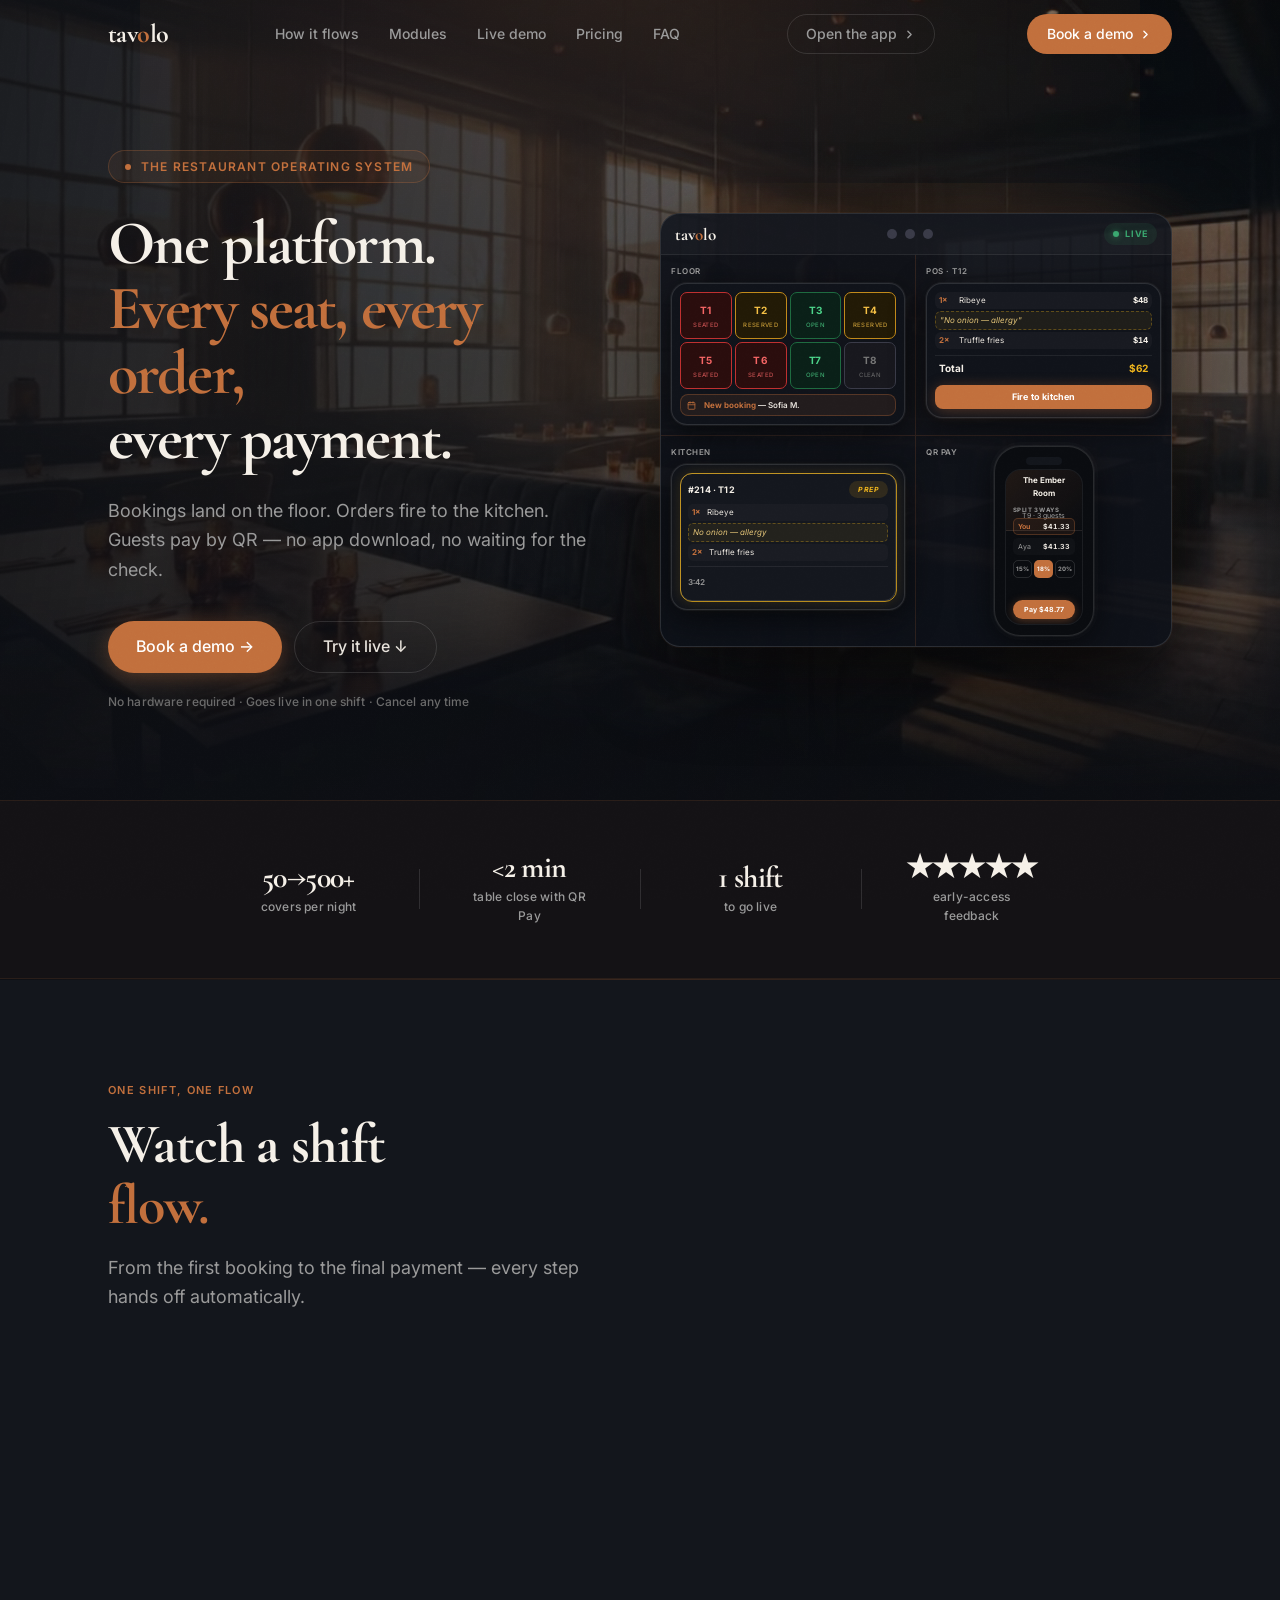
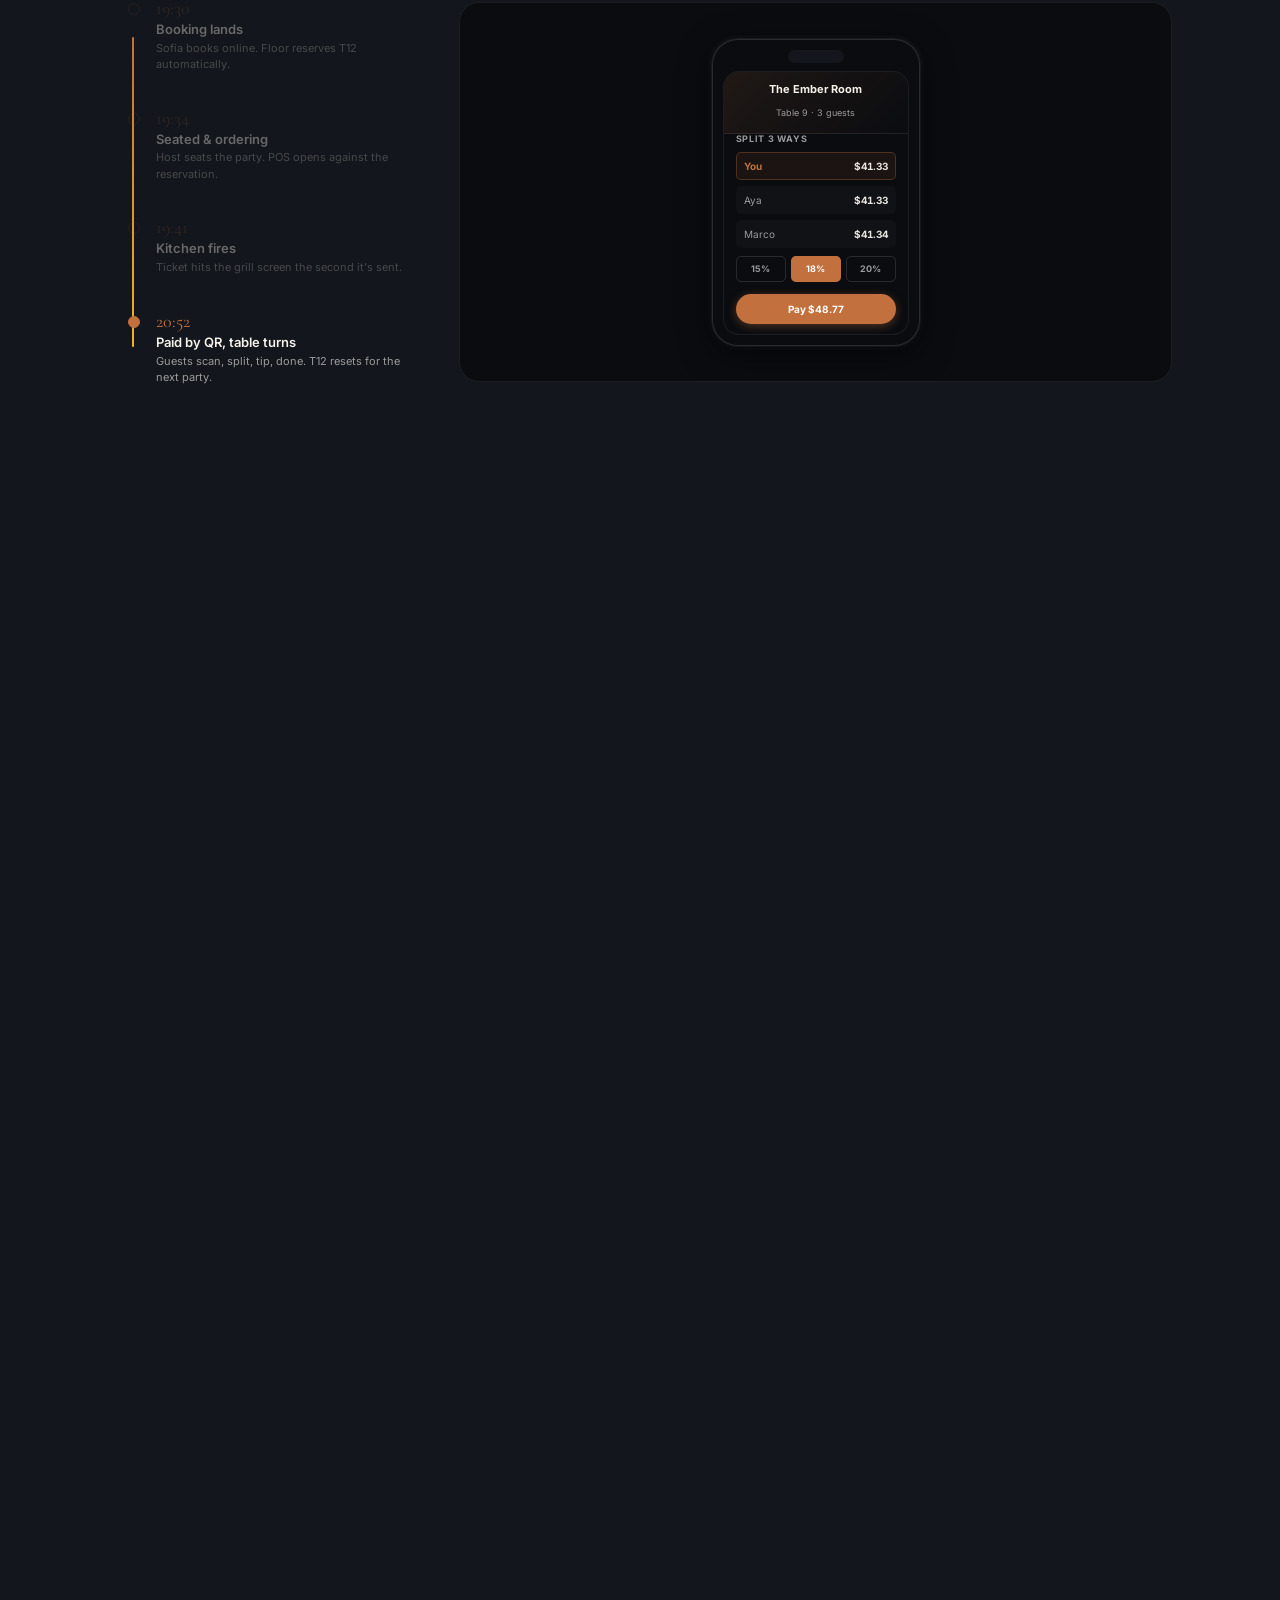
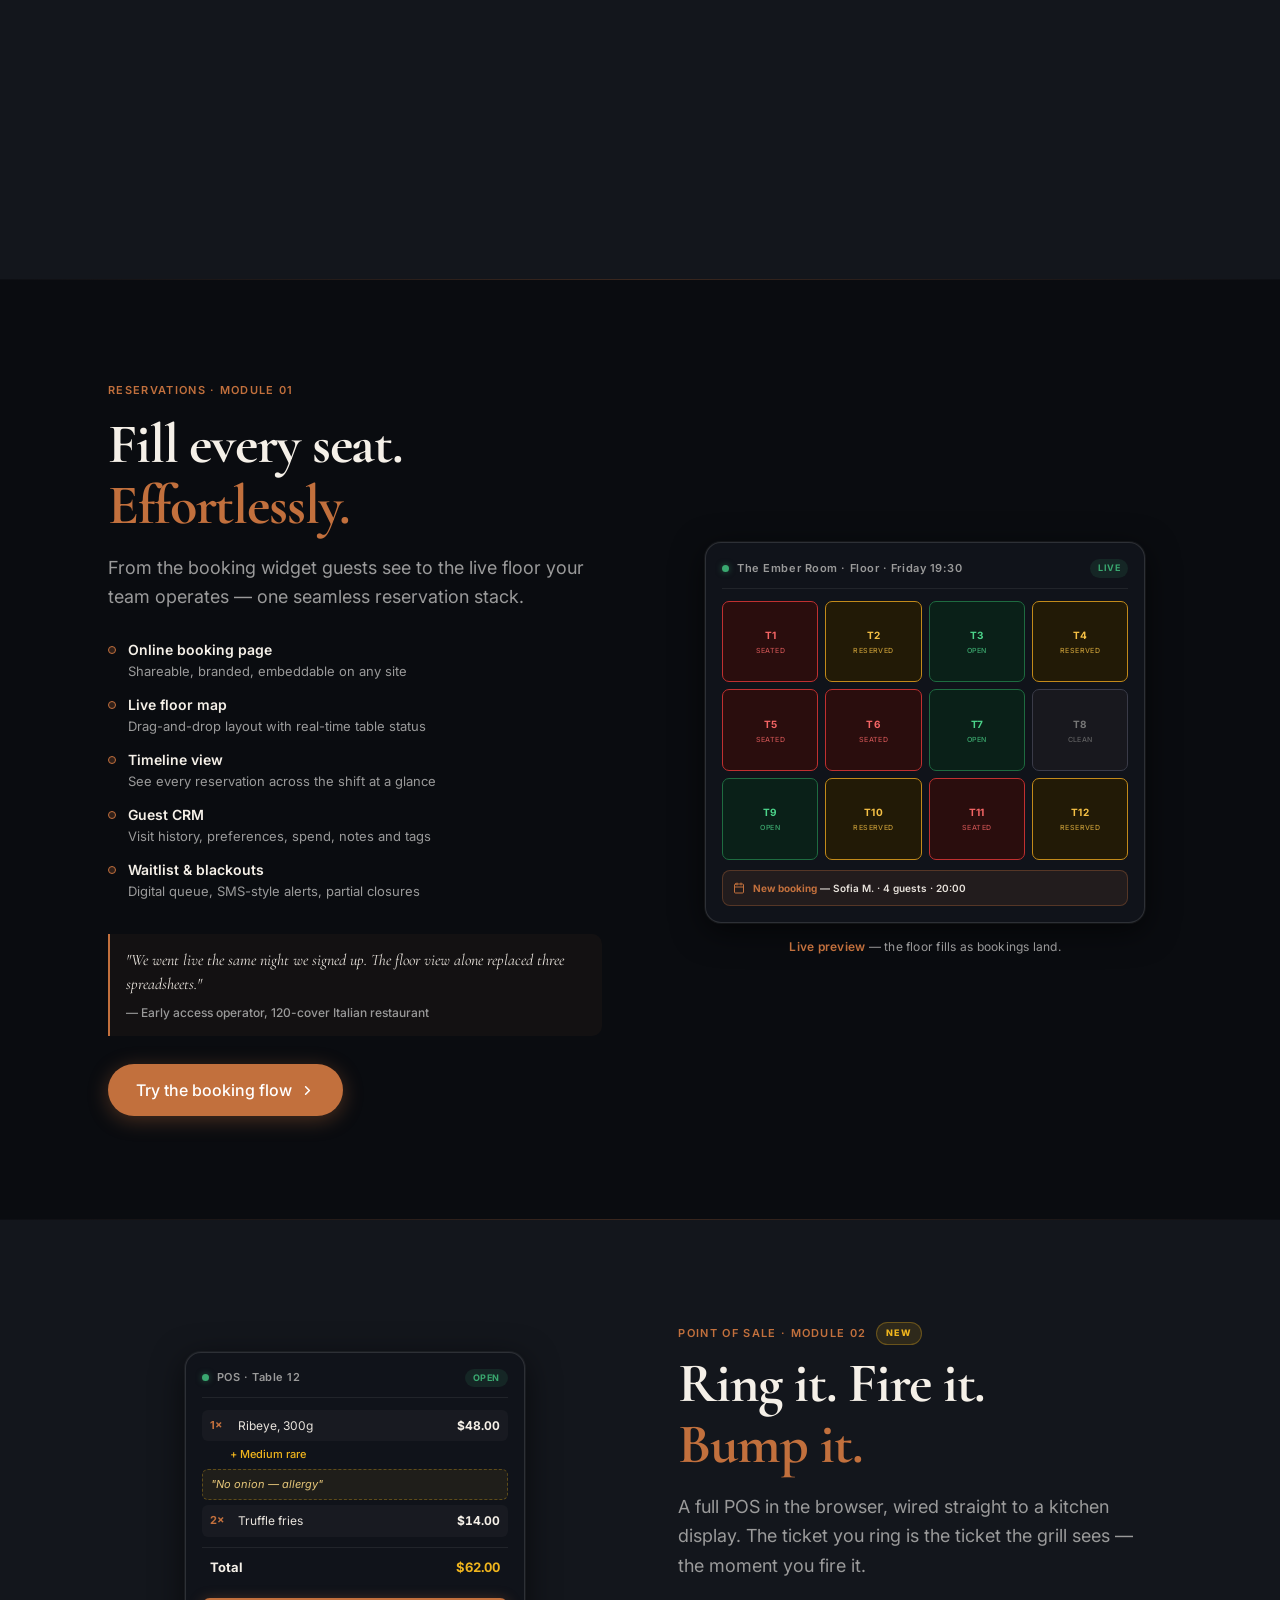
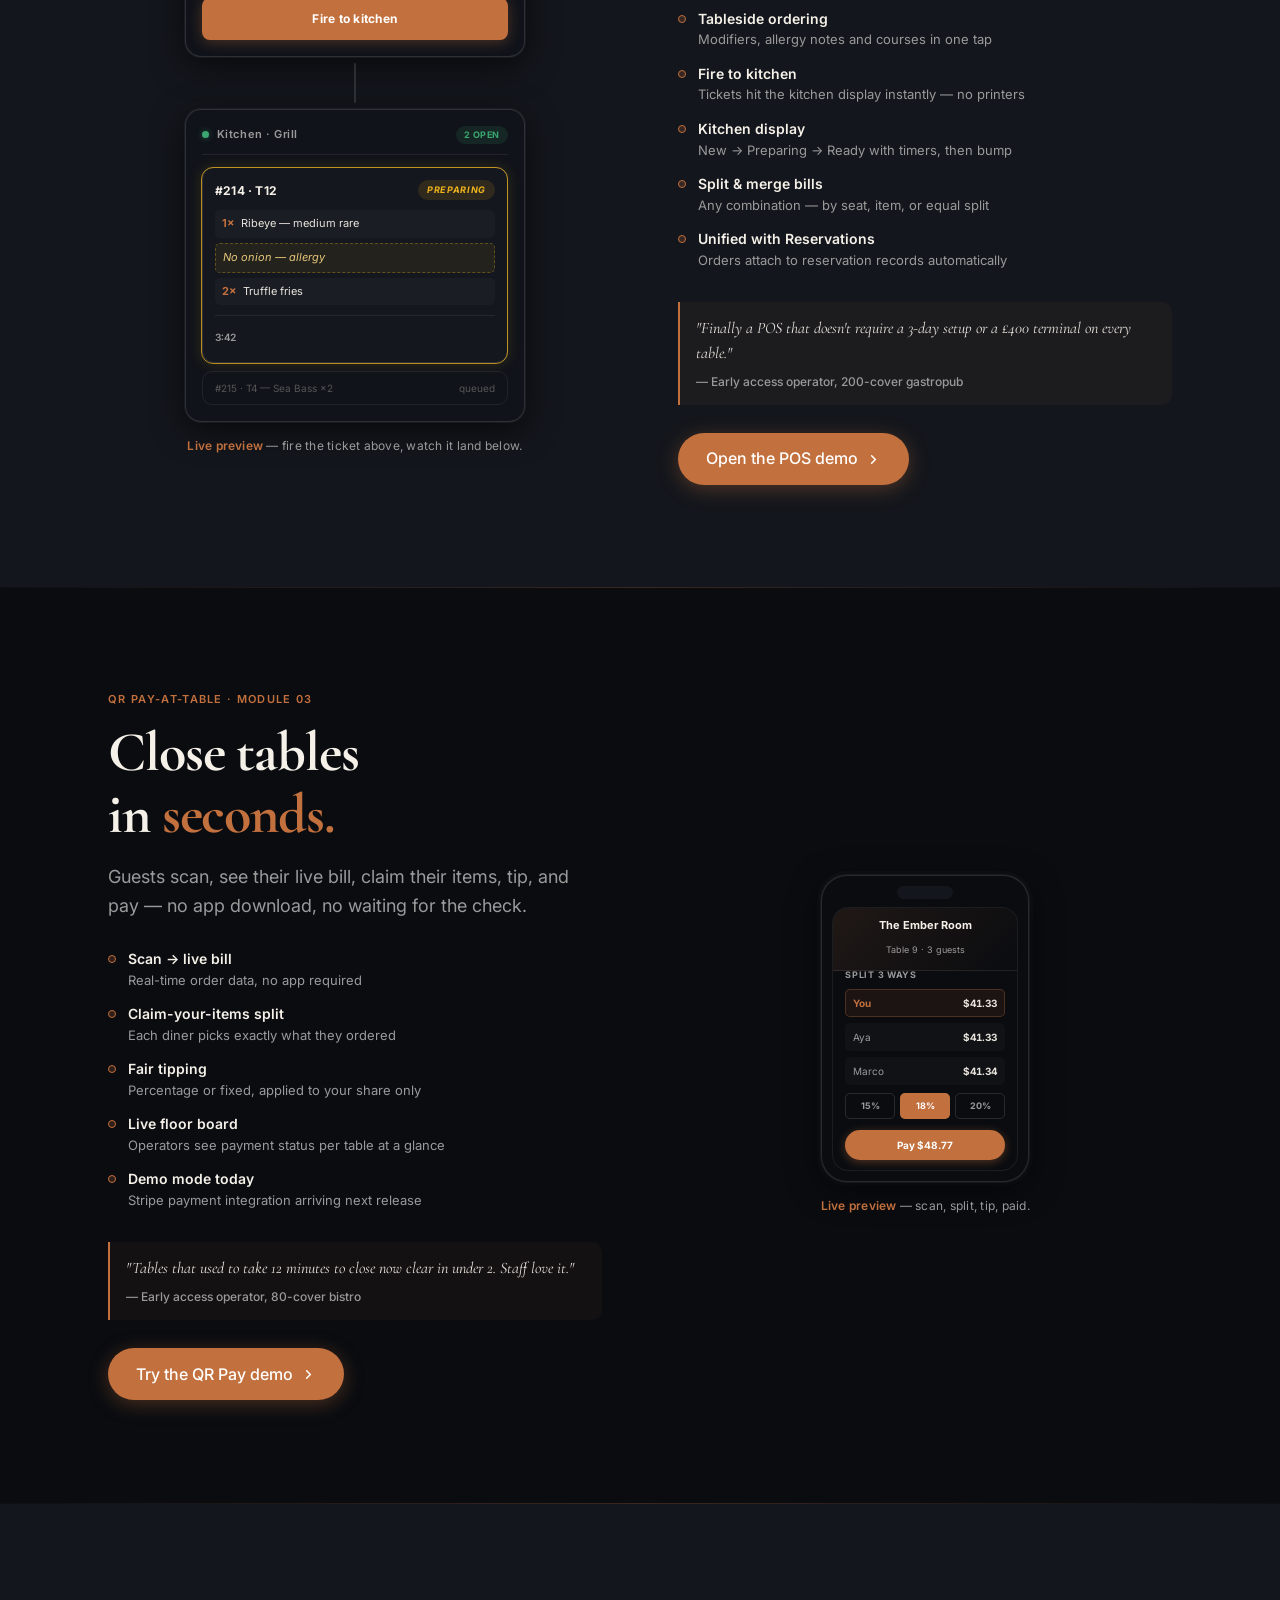
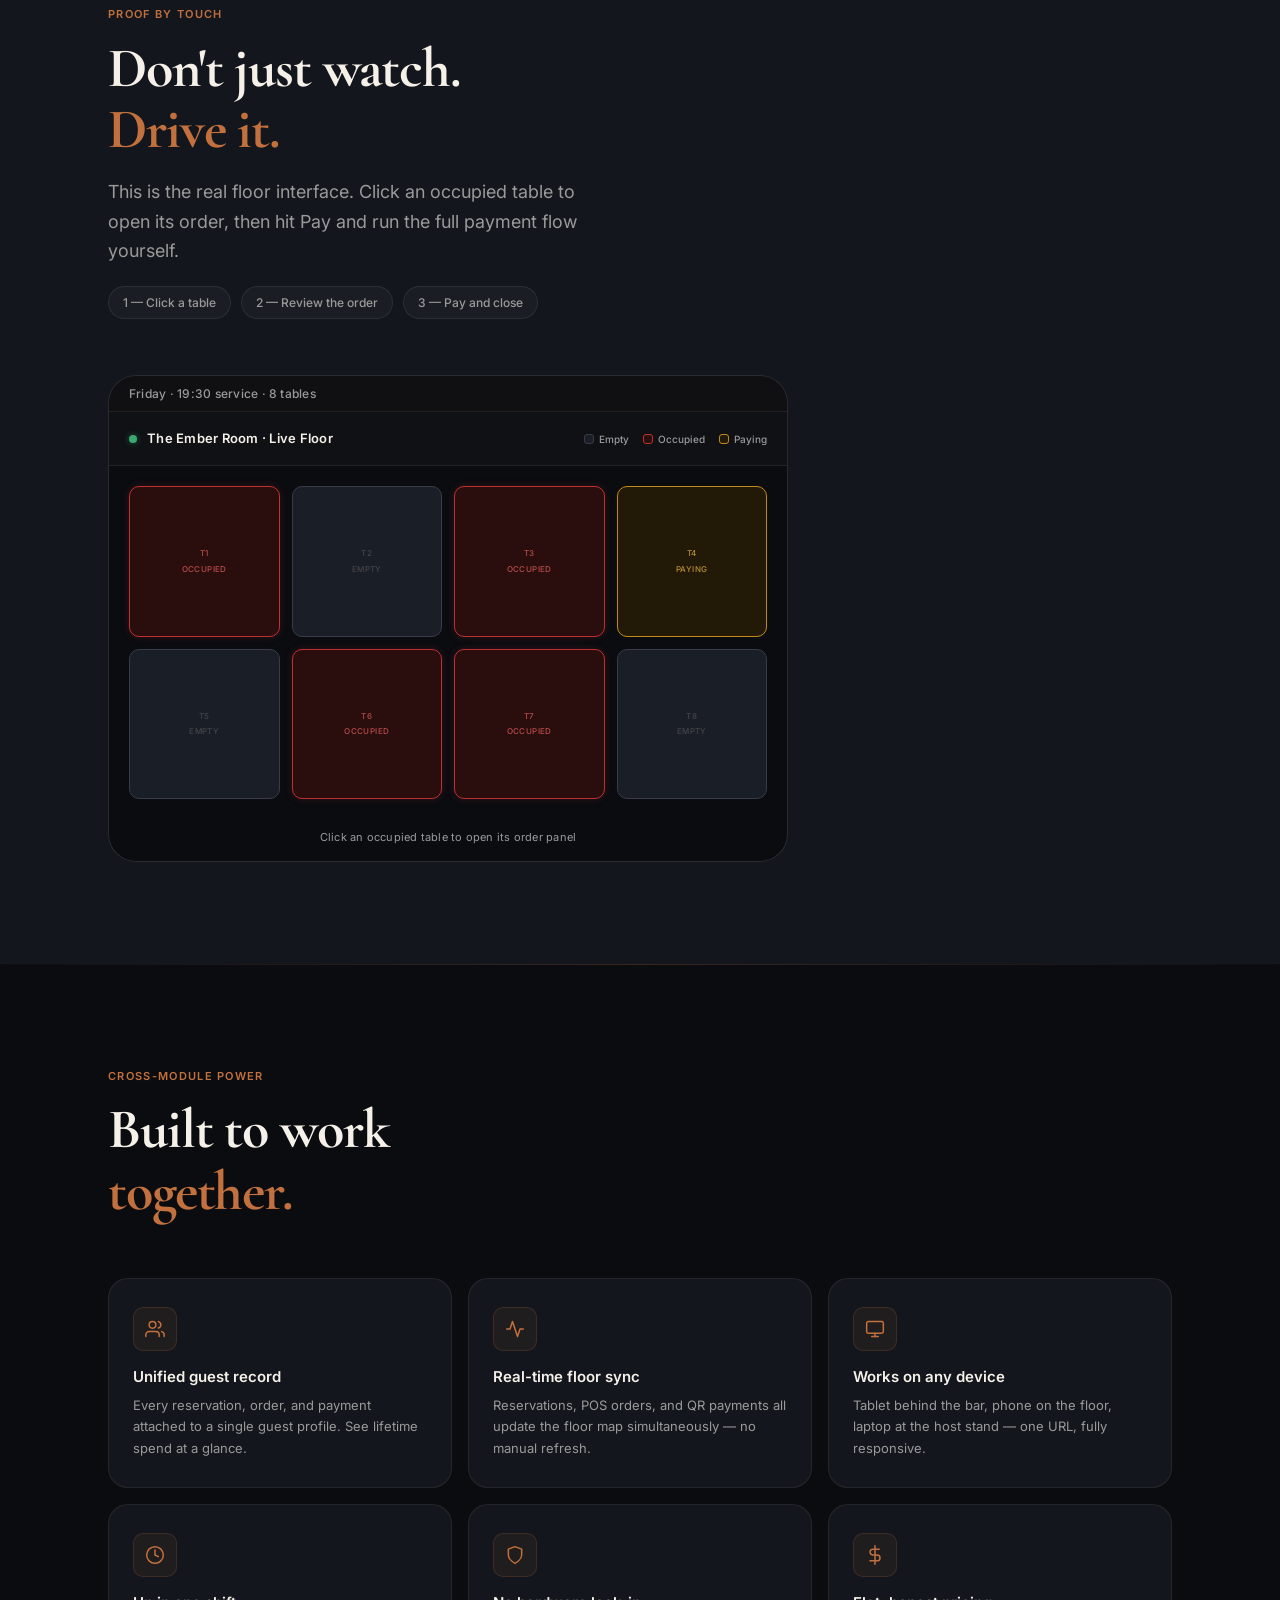
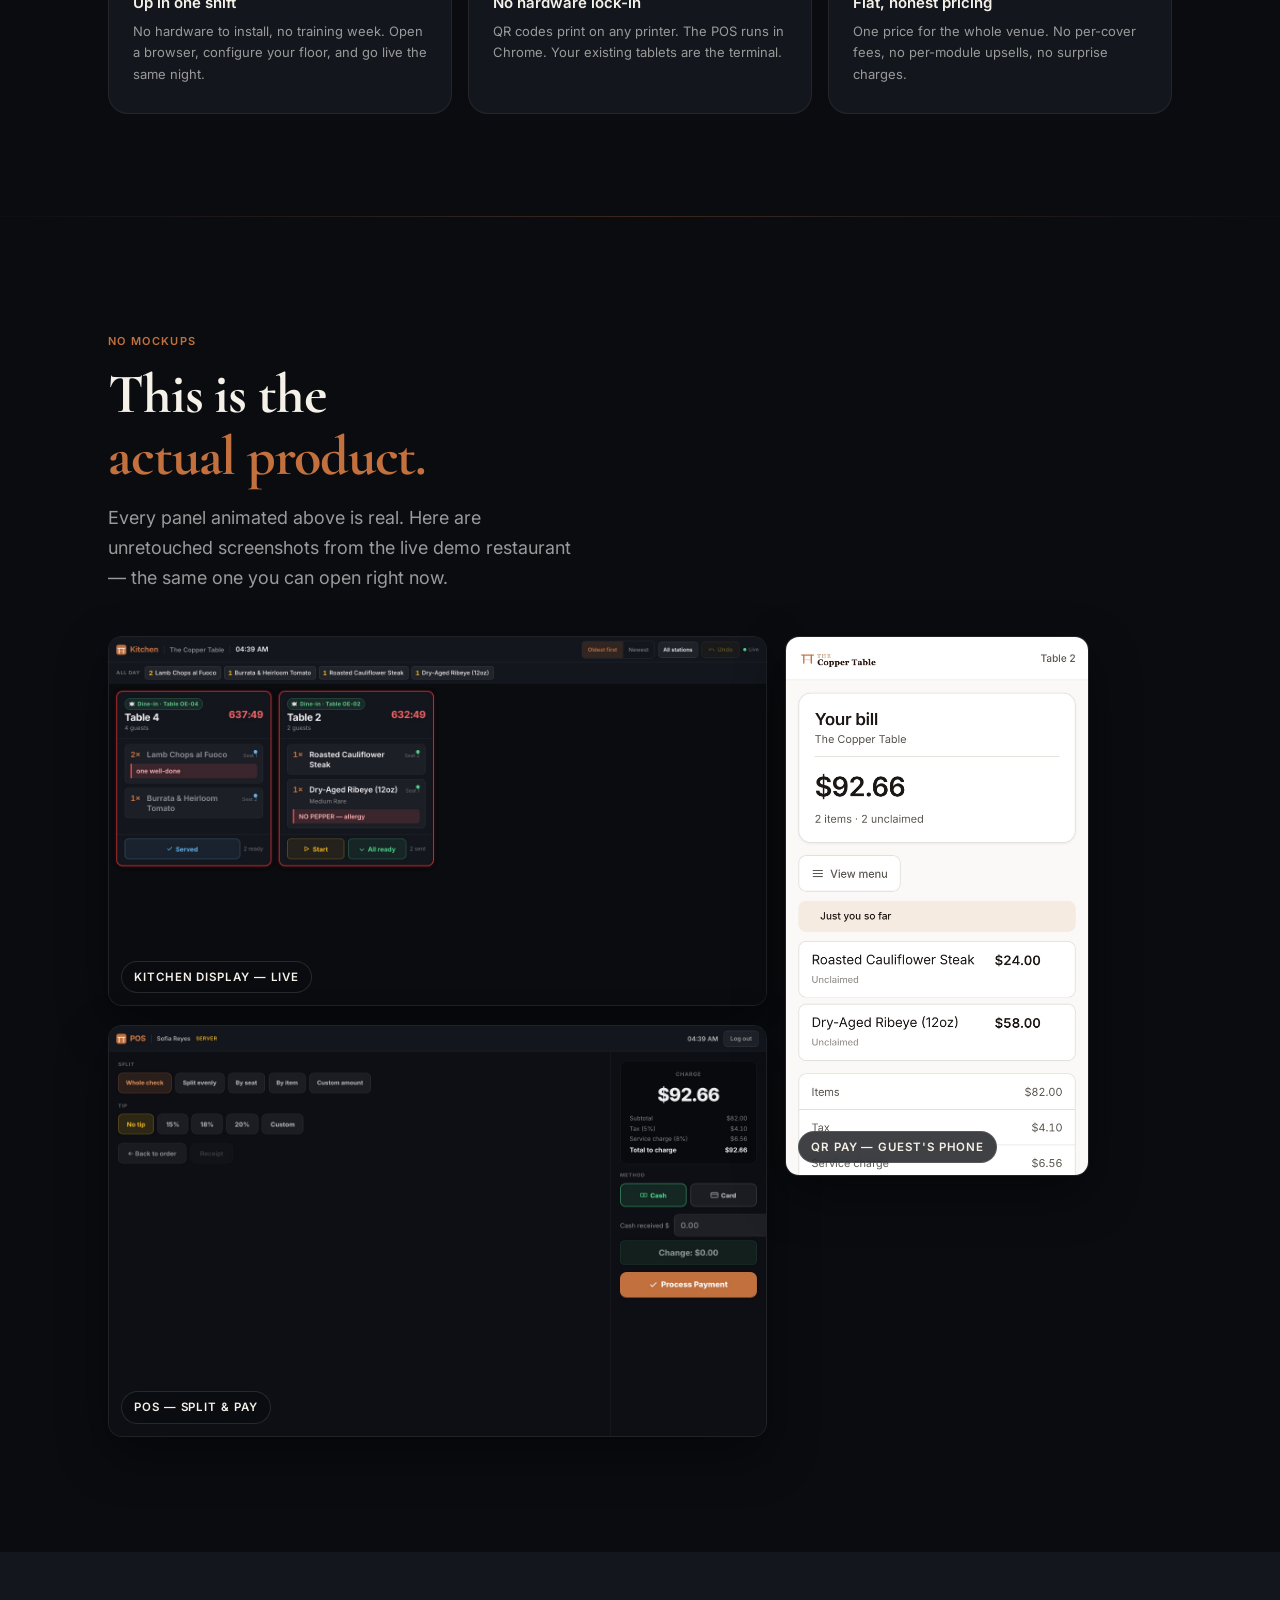
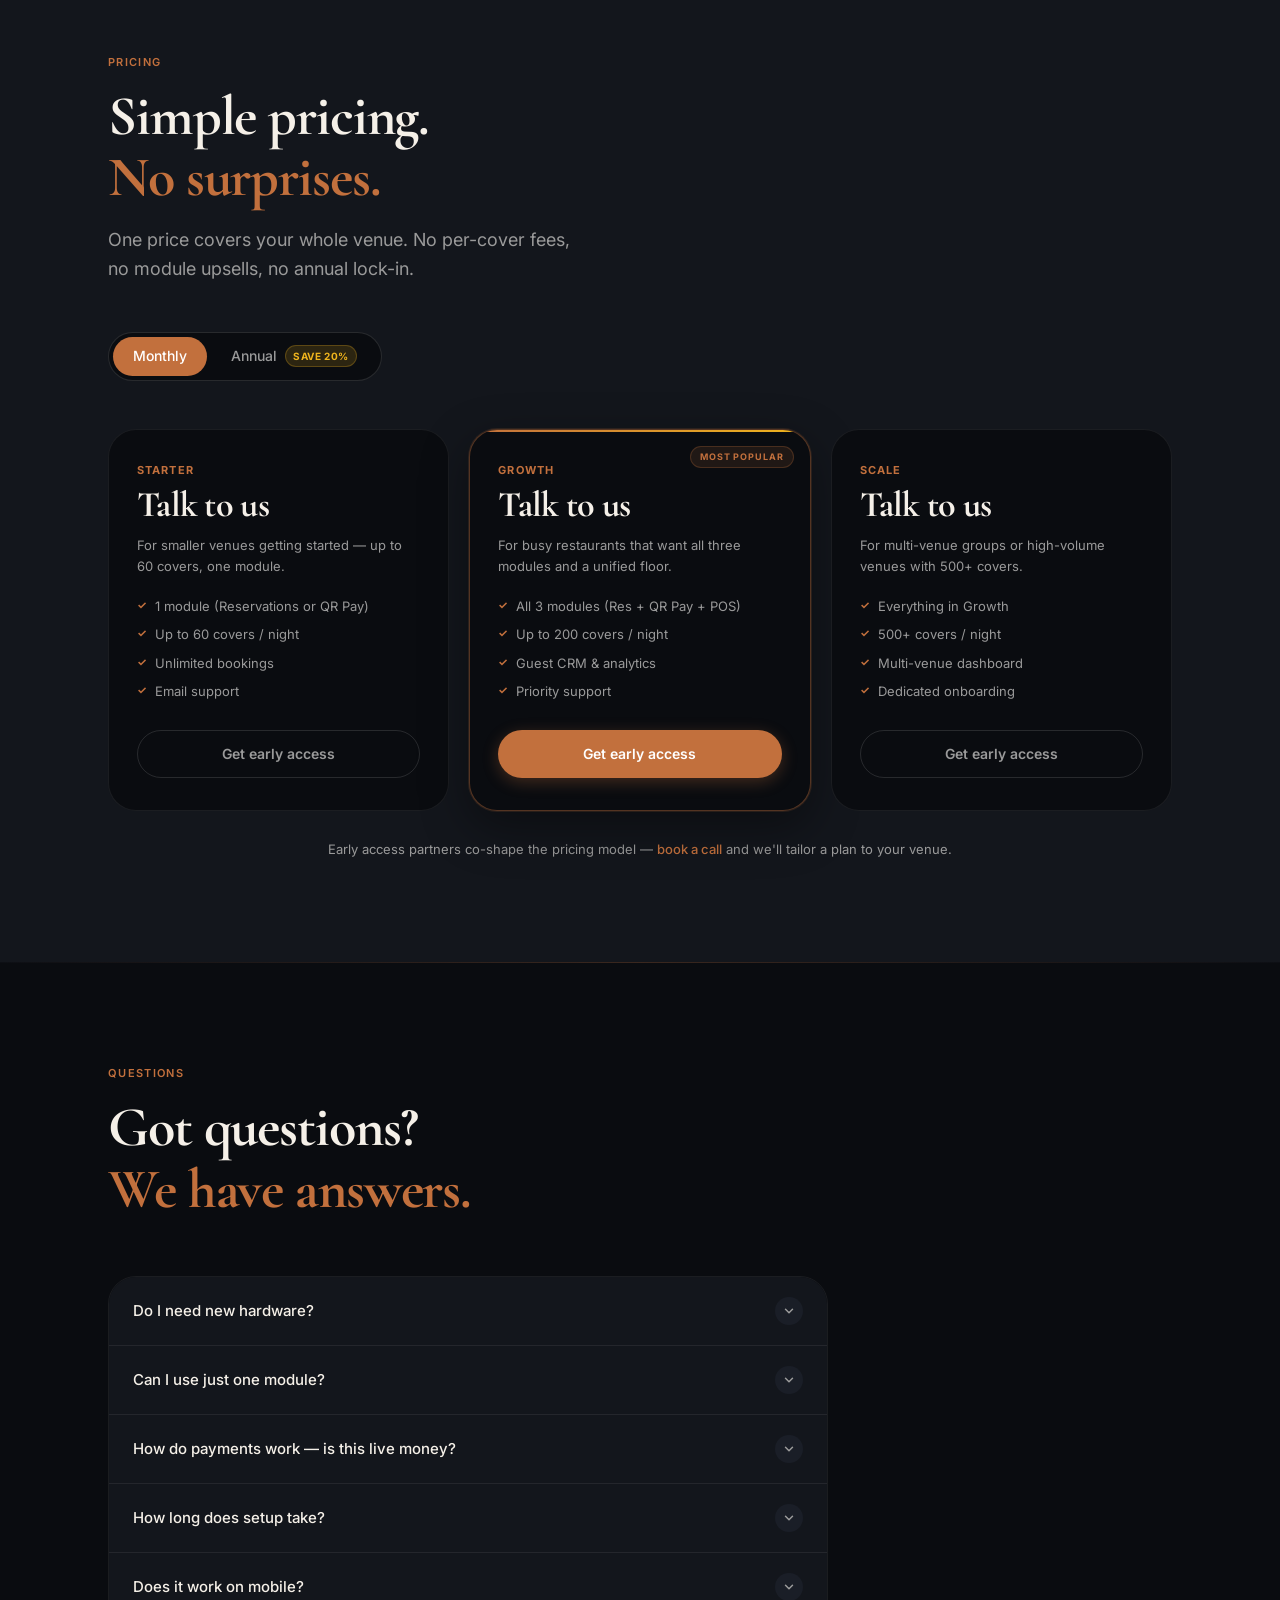
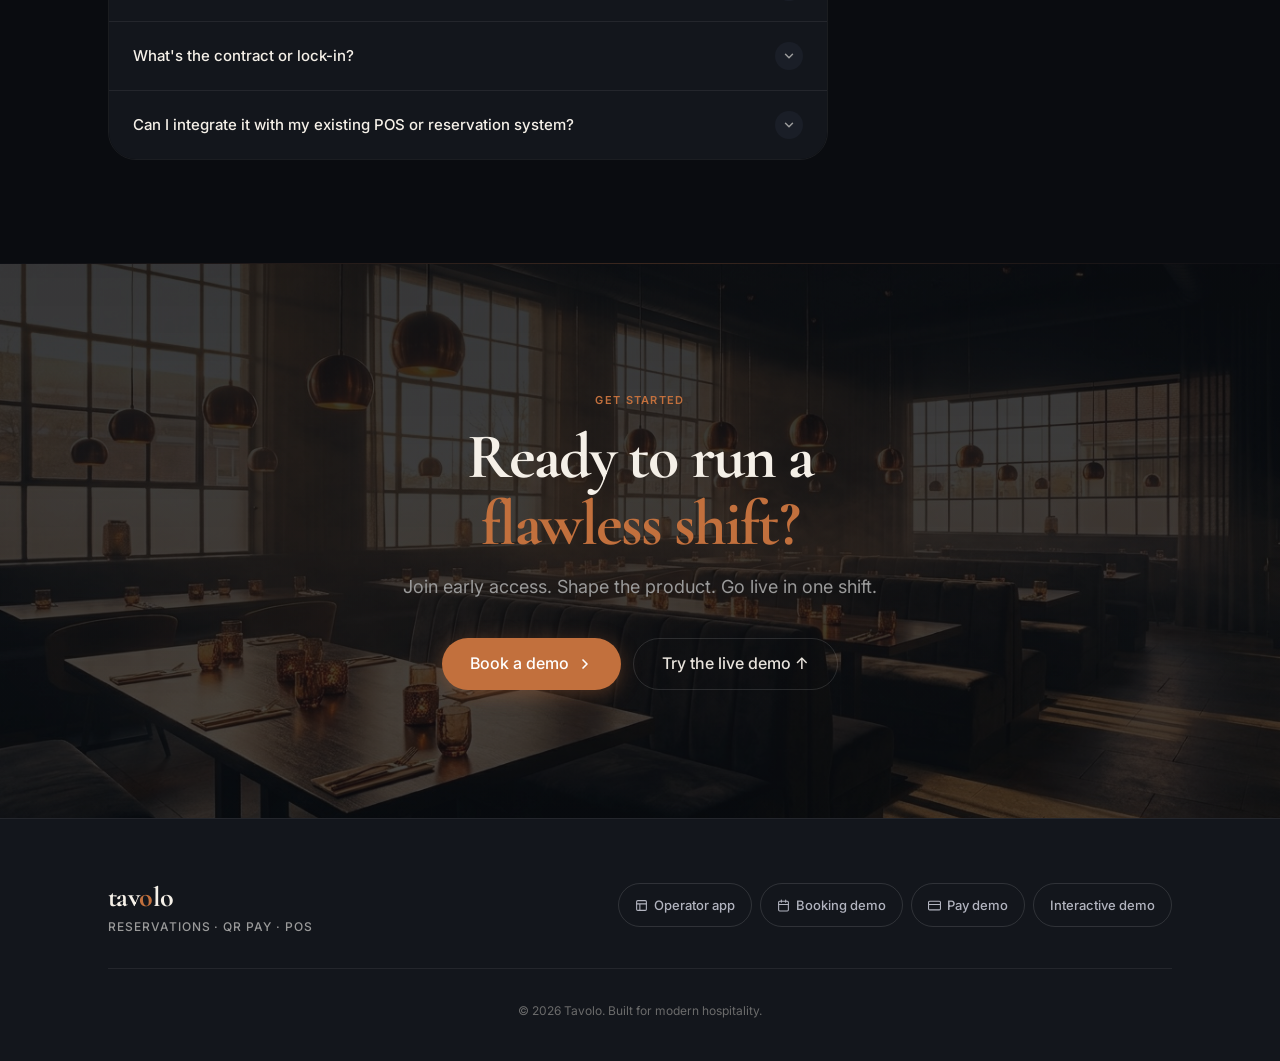
<file: index.html>
<!DOCTYPE html>
<html lang="en">
<head>
<meta charset="UTF-8">
<meta name="viewport" content="width=device-width, initial-scale=1">
<meta name="theme-color" content="#0d0f14">
<meta name="description" content="Tavolo is the restaurant operating system: reservations, POS, kitchen display and QR pay-at-table in one platform. Watch it run live on this page.">
<title>Tavolo — Run your whole floor from one screen.</title>
<!-- Social cards -->
<meta property="og:type" content="website">
<meta property="og:site_name" content="Tavolo">
<meta property="og:title" content="Tavolo — Run your whole floor from one screen.">
<meta property="og:description" content="Reservations, POS, kitchen display and QR pay-at-table — one platform, in motion. Watch it run live.">
<meta property="og:url" content="https://khaledhaz.github.io/tavolo/">
<meta property="og:image" content="https://khaledhaz.github.io/tavolo/assets/og-image.jpg">
<meta property="og:image:width" content="1280">
<meta property="og:image:height" content="720">
<meta name="twitter:card" content="summary_large_image">
<meta name="twitter:title" content="Tavolo — Run your whole floor from one screen.">
<meta name="twitter:description" content="Reservations, POS, kitchen display and QR pay-at-table — one platform, in motion.">
<meta name="twitter:image" content="https://khaledhaz.github.io/tavolo/assets/og-image.jpg">
<link rel="icon" href="data:image/svg+xml,%3Csvg xmlns='http://www.w3.org/2000/svg' viewBox='0 0 32 32'%3E%3Crect width='32' height='32' rx='7' fill='%23c2703d'/%3E%3Ctext x='16' y='23' font-family='Georgia,serif' font-size='20' font-weight='700' text-anchor='middle' fill='%23fff'%3ET%3C/text%3E%3C/svg%3E">
<link rel="preconnect" href="https://fonts.googleapis.com">
<link rel="preconnect" href="https://fonts.gstatic.com" crossorigin>
<link href="https://fonts.googleapis.com/css2?family=Cormorant+Garamond:ital,wght@0,600;0,700;1,600;1,700&family=Inter:wght@400;500;600&display=swap" rel="stylesheet">
<style>
/* ============================================================
   TAVOLO LANDING v3 — Midnight & Copper — The app, in motion
   ============================================================ */

/* ---- Reset ---- */
*,*::before,*::after{box-sizing:border-box;margin:0;padding:0}
html{-webkit-text-size-adjust:100%;text-size-adjust:100%;scroll-behavior:smooth}
body{
  font-family:'Inter',system-ui,-apple-system,sans-serif;
  background:#0d0f14;color:#E8E3DC;
  font-size:16px;line-height:1.6;
  -webkit-font-smoothing:antialiased;
  text-rendering:optimizeLegibility;
  overflow-x:hidden;
}
img{max-width:100%;display:block}
a{color:#c2703d;text-decoration:none}
button{cursor:pointer;border:none;background:none;font:inherit;color:inherit}
ul,ol{list-style:none}

/* ---- Design Tokens ---- */
:root{
  --copper:#c2703d;
  --copper-hover:#a85e30;
  --copper-glow:rgba(194,112,61,0.18);
  --copper-glow-strong:rgba(194,112,61,0.32);
  --gold:#f0b51d;
  --gold-dim:rgba(240,181,29,0.12);
  --bg:#0d0f14;
  --bg-deep:#0a0c10;
  --surface:#13161c;
  --surface-raised:#1a1e27;
  --border:rgba(255,255,255,0.07);
  --border-mid:rgba(255,255,255,0.12);
  --text:#F5F0E8;
  --text-2:#E8E3DC;
  --muted:#9A9A9A;
  --faint:#555;
  --green:#3aa870;
  --shadow-card:0 0 0 1px rgba(255,255,255,0.05),0 8px 32px rgba(0,0,0,0.6);
  --grain-opacity:0.028;
  --copper-text-glow:rgba(194,112,61,0.55);
  --scroll-line:rgba(194,112,61,0.35);
  --radius-sm:6px;
  --radius-md:10px;
  --radius-lg:16px;
  --radius-xl:20px;
  --radius-2xl:28px;
  --radius-full:9999px;
  --serif:'Cormorant Garamond',Georgia,serif;
  --sans:'Inter',system-ui,sans-serif;
  --max-w:1160px;
  --gutter:clamp(20px,5vw,48px);
  --divider:linear-gradient(90deg,transparent,rgba(194,112,61,0.25),transparent);
}

/* ---- Layout helpers ---- */
.container{max-width:var(--max-w);margin:0 auto;padding:0 var(--gutter)}
.sr-only{position:absolute;width:1px;height:1px;padding:0;margin:-1px;overflow:hidden;clip:rect(0,0,0,0);white-space:nowrap;border:0}

/* ---- Focus ---- */
:focus-visible{outline:2px solid var(--gold);outline-offset:3px;border-radius:var(--radius-sm)}

/* ---- Skip link ---- */
.skip-link{
  position:absolute;top:-100%;left:16px;
  background:var(--gold);color:#1a1208;
  padding:8px 16px;border-radius:0 0 var(--radius-md) var(--radius-md);
  font-weight:600;font-size:14px;z-index:9999;
  transition:top 0.15s;
}
.skip-link:focus{top:0}

/* ---- Shared section styles ---- */
.section{padding:clamp(72px,8vw,112px) 0}
.section-label{
  font-size:11px;font-weight:600;letter-spacing:0.12em;text-transform:uppercase;
  color:var(--copper);margin-bottom:14px;
}
.section-headline{
  font-family:var(--serif);
  font-size:clamp(32px,5vw,56px);
  font-weight:700;line-height:1.1;letter-spacing:-0.02em;
  color:var(--text);margin-bottom:16px;
}
.section-headline em{font-style:normal;color:var(--copper)}
.section-sub{
  font-size:clamp(15px,2vw,18px);color:var(--muted);
  line-height:1.65;max-width:480px;
}

/* ---- Hairline divider ---- */
.divider{height:1px;background:var(--divider);border:none;margin:0}

/* ---- Buttons ---- */
.btn-primary{
  display:inline-flex;align-items:center;gap:8px;
  min-height:52px;min-width:44px;padding:0 28px;
  border-radius:var(--radius-full);
  background:var(--copper);color:#fff;
  font-size:16px;font-weight:500;
  text-decoration:none;
  transition:background 0.15s,transform 0.08s,box-shadow 0.15s;
  box-shadow:0 4px 20px rgba(194,112,61,0.35);
  white-space:nowrap;
}
.btn-primary:hover{background:var(--copper-hover);box-shadow:0 4px 28px rgba(194,112,61,0.45)}
.btn-primary:active{transform:scale(0.97)}

.btn-ghost{
  display:inline-flex;align-items:center;gap:8px;
  min-height:52px;min-width:44px;padding:0 28px;
  border-radius:var(--radius-full);
  background:transparent;color:var(--text-2);
  border:1px solid var(--border-mid);
  font-size:16px;font-weight:500;
  text-decoration:none;
  transition:background 0.15s,border-color 0.15s,transform 0.08s;
  white-space:nowrap;
}
.btn-ghost:hover{background:rgba(255,255,255,0.06);border-color:rgba(255,255,255,0.22)}
.btn-ghost:active{transform:scale(0.97)}

@media(max-width:479px){
  .btn-primary,.btn-ghost{padding:0 20px;font-size:15px;min-height:48px}
}

/* ============================================================
   NAV
   ============================================================ */
.site-header{
  position:fixed;top:0;left:0;right:0;z-index:200;
  background:transparent;
  border-bottom:1px solid transparent;
  transition:background 0.3s,border-color 0.3s,backdrop-filter 0.3s;
}
.site-header.scrolled{
  background:rgba(13,15,20,0.92);
  border-bottom-color:rgba(194,112,61,0.18);
  backdrop-filter:blur(14px);
  -webkit-backdrop-filter:blur(14px);
}
.header-inner{
  display:flex;align-items:center;justify-content:space-between;
  height:68px;gap:16px;
}
.wordmark{
  font-family:var(--serif);
  font-size:26px;font-weight:700;
  letter-spacing:-0.02em;
  color:var(--text);text-decoration:none;
  line-height:1;flex-shrink:0;
}
.wordmark span{color:var(--copper)}

.site-nav{display:flex;align-items:center;gap:2px}
.site-nav a{
  font-size:14px;font-weight:500;color:var(--muted);
  padding:8px 14px;border-radius:var(--radius-sm);
  text-decoration:none;
  transition:color 0.15s,background 0.15s;
  white-space:nowrap;
}
.site-nav a:hover{color:var(--text);background:rgba(255,255,255,0.06)}

.nav-open-app{
  display:inline-flex;align-items:center;gap:6px;
  min-height:40px;padding:0 18px;
  border-radius:var(--radius-full);
  background:transparent;color:var(--muted);
  border:1px solid var(--border-mid);
  font-size:14px;font-weight:500;
  text-decoration:none;flex-shrink:0;
  transition:color 0.15s,border-color 0.15s,background 0.15s;
  white-space:nowrap;
}
.nav-open-app:hover{color:var(--text);border-color:rgba(255,255,255,0.22);background:rgba(255,255,255,0.05)}

.btn-nav-cta{
  display:inline-flex;align-items:center;gap:6px;
  min-height:40px;padding:0 20px;
  border-radius:var(--radius-full);
  background:var(--copper);color:#fff;
  font-size:14px;font-weight:500;
  text-decoration:none;flex-shrink:0;
  transition:background 0.15s,transform 0.08s;
  white-space:nowrap;
}
.btn-nav-cta:hover{background:var(--copper-hover)}
.btn-nav-cta:active{transform:scale(0.97)}

.nav-toggle{
  display:none;
  flex-direction:column;gap:5px;
  width:44px;height:44px;
  align-items:center;justify-content:center;
  border-radius:var(--radius-sm);
  border:1px solid var(--border-mid);
  background:transparent;
  cursor:pointer;flex-shrink:0;
}
.nav-toggle-bar{
  width:20px;height:2px;
  background:var(--text-2);
  border-radius:2px;
  transition:transform 0.2s,opacity 0.2s;
}
@media(max-width:860px){
  .site-nav,.nav-open-app{display:none}
  .nav-toggle{display:flex}
}
@media(max-width:479px){
  .btn-nav-cta{display:none}
}

/* Mobile menu drawer */
.mobile-menu{
  display:none;position:fixed;top:68px;left:0;right:0;
  background:rgba(13,15,20,0.97);
  backdrop-filter:blur(16px);-webkit-backdrop-filter:blur(16px);
  border-bottom:1px solid var(--border-mid);
  flex-direction:column;gap:0;
  padding:12px 0 20px;
  z-index:199;
  overflow-x:hidden;
}
.mobile-menu.open{display:flex}
.mobile-menu a{
  display:flex;align-items:center;
  padding:14px 24px;
  font-size:16px;font-weight:500;color:var(--muted);
  text-decoration:none;min-height:52px;
  border-bottom:1px solid var(--border);
  transition:color 0.15s,background 0.15s;
}
.mobile-menu a:last-child{border-bottom:0}
.mobile-menu a:hover{color:var(--text);background:rgba(255,255,255,0.04)}
.mobile-menu .mm-cta{
  margin:12px 24px 0;
  background:var(--copper);color:#fff;
  justify-content:center;border-radius:var(--radius-full);
  min-height:52px;font-weight:600;border-bottom:0;
}
.mobile-menu .mm-cta:hover{background:var(--copper-hover)}

/* ============================================================
   HERO — text + live cycling product stage
   ============================================================ */
.hero{
  padding:clamp(110px,13vw,150px) 0 clamp(64px,7vw,96px);
  position:relative;overflow:hidden;
  background:var(--bg-deep);
}
/* Cinematic ambiance video behind the hero — the live venue in motion */
.hero-video{
  position:absolute;inset:0;width:100%;height:100%;
  object-fit:cover;z-index:0;
  /* slow ken-burns settle on first paint so even the still poster feels alive */
  animation:heroVidIn 1.4s ease-out both;
}
@keyframes heroVidIn{from{opacity:0;transform:scale(1.04)}to{opacity:1;transform:scale(1)}}
.hero-video-overlay{
  position:absolute;inset:0;z-index:0;pointer-events:none;
  background:
    linear-gradient(100deg,rgba(13,15,20,0.94) 0%,rgba(13,15,20,0.82) 40%,rgba(13,15,20,0.52) 72%,rgba(13,15,20,0.7) 100%),
    linear-gradient(to top,var(--bg-deep) 1%,rgba(13,15,20,0.2) 26%,transparent 46%);
}
.hero::before{
  content:'';position:absolute;
  top:-10%;left:50%;transform:translateX(-50%);
  width:min(1000px,140vw);height:640px;
  background:radial-gradient(ellipse 1000px 640px at 50% 0%,rgba(194,112,61,0.16),transparent 70%);
  pointer-events:none;z-index:1;mix-blend-mode:screen;
}
@media (prefers-reduced-motion: reduce){
  .hero-video{animation:none}
}
.hero-content{
  position:relative;z-index:2;
  display:grid;
  grid-template-columns:1fr 1.05fr;
  gap:clamp(36px,5vw,64px);
  align-items:center;
}
@media(max-width:960px){
  .hero-content{grid-template-columns:1fr}
}
.hero-text{max-width:560px;min-width:0}
.hero-eyebrow{
  display:inline-flex;align-items:center;gap:10px;
  font-size:12px;font-weight:600;letter-spacing:0.1em;text-transform:uppercase;
  color:var(--copper);
  padding:6px 16px;border-radius:var(--radius-full);
  border:1px solid rgba(194,112,61,0.28);
  background:rgba(194,112,61,0.07);
  margin-bottom:28px;
}
.eyebrow-dot{
  display:block;width:6px;height:6px;border-radius:50%;
  background:var(--copper);flex-shrink:0;
  animation:pulse-dot 2s ease-in-out infinite;
}
@keyframes pulse-dot{
  0%,100%{opacity:1;transform:scale(1)}
  50%{opacity:0.5;transform:scale(0.7)}
}
.hero-headline{
  font-family:var(--serif);
  font-size:clamp(42px,5.6vw,62px);
  font-weight:700;line-height:1.05;
  letter-spacing:-0.03em;
  color:var(--text);
  margin-bottom:24px;
}
.hero-headline em{font-style:normal;color:var(--copper)}
.hero-subline{
  font-size:clamp(15px,2vw,18px);
  color:var(--muted);line-height:1.65;
  margin-bottom:36px;
}
.hero-subline strong{color:var(--text-2);font-weight:500}
.hero-actions{
  display:flex;flex-wrap:wrap;gap:12px;
  align-items:center;
}

/* ---- Live product stage ---- */
.hero-visual{
  position:relative;min-width:0;
  display:flex;justify-content:center;align-items:center;
}
.hero-stage-wrap{
  position:relative;width:100%;max-width:540px;
  perspective:1100px;
}
.hero-stage-glow{
  position:absolute;inset:-30px -40px;
  background:radial-gradient(ellipse at 55% 35%,rgba(194,112,61,0.16),transparent 65%);
  pointer-events:none;z-index:0;
}
.hero-stage{
  position:relative;z-index:1;
  background:rgba(15,18,25,0.92);
  border:1px solid var(--border-mid);
  border-radius:var(--radius-xl);
  box-shadow:0 24px 80px rgba(0,0,0,0.55),0 0 0 1px rgba(194,112,61,0.08),0 0 90px rgba(194,112,61,0.07);
  overflow:hidden;
  transform:rotateX(var(--tx,0deg)) rotateY(var(--ty,0deg));
  transition:transform 0.25s ease-out;
  will-change:transform;
}
.stage-bar{
  display:flex;align-items:center;gap:10px;
  padding:9px 14px;
  border-bottom:1px solid var(--border);
  background:rgba(255,255,255,0.02);
}
.stage-brand{
  font-family:var(--serif);font-weight:700;font-size:17px;
  color:var(--text);line-height:1;flex-shrink:0;
}
.stage-brand b{color:var(--copper);font-weight:700}
.stage-tabs{
  display:flex;gap:2px;flex:1;min-width:0;
  justify-content:center;flex-wrap:nowrap;
}
.stage-tab{
  position:relative;
  font-size:11px;font-weight:600;color:var(--muted);
  padding:8px 10px;min-height:36px;
  border-radius:var(--radius-sm);
  letter-spacing:0.03em;white-space:nowrap;
  transition:color 0.15s;
}
.stage-tab:hover{color:var(--text)}
.stage-tab.active{color:var(--copper)}
.stage-tab::after{
  content:'';position:absolute;left:8px;right:8px;bottom:3px;height:2px;
  border-radius:2px;background:var(--copper);
  transform:scaleX(0);transform-origin:left;
}
.stage-tab.active::after{animation:tabfill 4.2s linear forwards}
@keyframes tabfill{from{transform:scaleX(0)}to{transform:scaleX(1)}}
.stage-live{
  display:inline-flex;align-items:center;gap:6px;
  font-size:9px;font-weight:700;letter-spacing:0.08em;text-transform:uppercase;
  color:var(--green);background:rgba(58,168,112,0.1);
  padding:4px 9px;border-radius:var(--radius-full);
  flex-shrink:0;
}
.stage-live i{
  width:6px;height:6px;border-radius:50%;
  background:var(--green);box-shadow:0 0 6px rgba(58,168,112,0.6);
  animation:pulse-dot 2s ease-in-out infinite;
}
.stage-view{position:relative;height:400px;overflow:hidden}
.stage-panel{
  position:absolute;inset:0;
  display:flex;align-items:center;justify-content:center;
  padding:18px;
  opacity:0;transform:translateY(10px) scale(0.985);
  transition:opacity 0.45s ease,transform 0.45s ease;
  pointer-events:none;
}
.stage-panel.on{opacity:1;transform:none}

/* Floating toasts over the stage */
.hero-toast{
  position:absolute;top:12px;right:12px;z-index:5;
  display:flex;align-items:center;gap:8px;
  max-width:calc(100% - 24px);
  background:rgba(19,22,28,0.96);
  border:1px solid rgba(194,112,61,0.35);
  border-radius:10px;padding:8px 12px;
  font-size:11px;font-weight:600;color:var(--text-2);
  box-shadow:0 8px 24px rgba(0,0,0,0.5);
  opacity:0;transform:translateY(-8px);
  pointer-events:none;
}
.hero-toast svg{flex-shrink:0}
.hero-toast b{color:var(--copper);font-weight:700}
.hero-toast .tg{color:var(--green);font-weight:700}
.hero-toast-1{animation:toast 16s ease-in-out infinite}
.hero-toast-2{animation:toast 16s ease-in-out infinite;animation-delay:8s}
@keyframes toast{
  0%{opacity:0;transform:translateY(-8px)}
  3%,22%{opacity:1;transform:none}
  27%,100%{opacity:0;transform:translateY(-8px)}
}

@media(max-width:479px){
  .stage-brand{display:none}
  .stage-tab{padding:8px 7px;font-size:10px}
  .stage-view{height:368px}
}

/* ============================================================
   LIVE PREVIEWS — shared card chrome
   All loops are transform/opacity only. Base (non-animated)
   styles double as the prefers-reduced-motion static state.
   ============================================================ */
.pv{
  background:#10131a;
  border:1px solid var(--border-mid);
  border-radius:var(--radius-lg);
  padding:16px;
  box-shadow:var(--shadow-card);
  width:100%;max-width:420px;min-width:0;
  font-size:12px;
}
.pv-head{
  display:flex;align-items:center;gap:8px;
  margin-bottom:12px;padding-bottom:10px;
  border-bottom:1px solid var(--border);
}
.pv-title{
  font-size:11px;font-weight:600;color:var(--muted);letter-spacing:0.05em;
  flex:1;min-width:0;white-space:nowrap;overflow:hidden;text-overflow:ellipsis;
}
.pv-dot{
  width:7px;height:7px;border-radius:50%;flex-shrink:0;
  background:var(--green);box-shadow:0 0 6px rgba(58,168,112,0.5);
  animation:pulse-dot 2s ease-in-out infinite;
}
.pv-live{
  font-size:9px;font-weight:700;letter-spacing:0.06em;text-transform:uppercase;
  padding:2px 8px;border-radius:var(--radius-full);
  background:rgba(58,168,112,0.12);color:var(--green);flex-shrink:0;
}
.pv-caption{
  font-size:12px;color:var(--muted);text-align:center;
  margin-top:14px;letter-spacing:0.02em;
}
.pv-caption b{color:var(--copper);font-weight:600}

/* ============================================================
   PREVIEW 1 — RESERVATIONS floor filling up (12s loop)
   Animated tiles crossfade stacked state layers:
   open → reserved → seated. A booking chip slides in.
   ============================================================ */
.pvr-grid{display:grid;grid-template-columns:repeat(4,1fr);gap:7px}
.pvr-tbl{
  position:relative;aspect-ratio:1.18;border-radius:7px;
  font-size:10px;font-weight:700;letter-spacing:0.03em;
  min-width:0;
}
.pvr-st{
  position:absolute;inset:0;
  display:flex;flex-direction:column;align-items:center;justify-content:center;gap:2px;
  border-radius:7px;border:1px solid;
}
.pvr-st small{font-size:7px;font-weight:500;opacity:0.75;text-transform:uppercase;letter-spacing:0.06em}
.pvr-open{background:#0a2018;border-color:#1e6b40;color:#4cd48a}
.pvr-rsv{background:#221a06;border-color:#c28a1a;color:#f5c045}
.pvr-seat{background:#2a0d0d;border-color:#c03030;color:#f56565}
.pvr-dirty{background:#18181e;border-color:#3a3b48;color:#777}
/* animated tiles: all layers hidden except the chosen reduced-motion keeper */
.pvr-anim .pvr-st{opacity:0}
.pvr-anim .pvr-keep{opacity:1}
.pvr-anim .pvr-st{
  animation-duration:12s;animation-iteration-count:infinite;animation-timing-function:ease-in-out;
}
.pvr-anim .pvr-open{animation-name:pvrOpen}
.pvr-anim .pvr-rsv{animation-name:pvrRsv}
.pvr-anim .pvr-seat{animation-name:pvrSeat}
@keyframes pvrOpen{0%,28%{opacity:1}34%,94%{opacity:0}100%{opacity:1}}
@keyframes pvrRsv{0%,28%{opacity:0}34%,58%{opacity:1}64%,100%{opacity:0}}
@keyframes pvrSeat{0%,58%{opacity:0}64%,94%{opacity:1}100%{opacity:0}}
.pvr-d1 .pvr-st{animation-delay:-4s}
.pvr-d2 .pvr-st{animation-delay:-8s}
.pvr-d3 .pvr-st{animation-delay:-6s}
/* new-booking chip — height reserved so the loop never shifts layout */
.pvr-chipwrap{position:relative;height:36px;margin-top:10px}
.pvr-chip{
  position:absolute;inset:0;
  display:flex;align-items:center;gap:8px;
  background:rgba(194,112,61,0.1);
  border:1px solid rgba(194,112,61,0.32);
  border-radius:8px;padding:0 10px;
  font-size:10px;font-weight:600;color:var(--text-2);
  white-space:nowrap;overflow:hidden;
  animation:pvrChip 12s ease-in-out infinite;
}
.pvr-chip svg{flex-shrink:0}
.pvr-chip b{color:var(--copper);font-weight:700}
@keyframes pvrChip{
  0%,6%{opacity:0;transform:translateY(8px)}
  12%,46%{opacity:1;transform:none}
  54%,100%{opacity:0;transform:translateY(-6px)}
}

/* ============================================================
   PREVIEW 2 — POS ticket being rung & fired (10s loop)
   Items land one by one, total ticks up, fire pulse.
   ============================================================ */
.pvp-rows{display:flex;flex-direction:column;gap:5px;margin-bottom:10px}
.pvp-row{
  display:flex;align-items:center;gap:8px;
  padding:6px 8px;border-radius:6px;
  background:rgba(255,255,255,0.03);
  animation-duration:10s;animation-timing-function:ease-out;animation-iteration-count:infinite;
}
.pvp-q{font-weight:700;color:var(--copper);flex-shrink:0;font-size:11px;width:20px}
.pvp-n{color:var(--text-2);flex:1;min-width:0;font-size:12px;white-space:nowrap;overflow:hidden;text-overflow:ellipsis}
.pvp-p{font-weight:700;color:var(--text);flex-shrink:0;font-variant-numeric:tabular-nums;font-size:12px}
.pvp-mod{background:transparent;padding:0 8px 0 28px;color:var(--gold);font-size:11px;font-weight:500}
.pvp-note{
  background:rgba(240,181,29,0.07);
  border:1px dashed rgba(240,181,29,0.3);
  color:#e8c87a;font-size:11px;font-style:italic;
}
.pvp-r1{animation-name:pvpR1}
.pvp-r2{animation-name:pvpR2}
.pvp-r3{animation-name:pvpR3}
.pvp-r4{animation-name:pvpR4}
@keyframes pvpR1{0%,6%{opacity:0;transform:translateY(6px)}11%,88%{opacity:1;transform:none}94%,100%{opacity:0;transform:translateY(6px)}}
@keyframes pvpR2{0%,18%{opacity:0;transform:translateY(6px)}23%,88%{opacity:1;transform:none}94%,100%{opacity:0;transform:translateY(6px)}}
@keyframes pvpR3{0%,28%{opacity:0;transform:translateY(6px)}33%,88%{opacity:1;transform:none}94%,100%{opacity:0;transform:translateY(6px)}}
@keyframes pvpR4{0%,40%{opacity:0;transform:translateY(6px)}45%,88%{opacity:1;transform:none}94%,100%{opacity:0;transform:translateY(6px)}}
/* running total — stacked amounts crossfade ($0.00 → $48.00 → $62.00) */
.pvp-total{
  display:flex;justify-content:space-between;align-items:center;
  padding:9px 8px;border-top:1px solid var(--border);
  font-size:13px;font-weight:700;color:var(--text);
  margin-bottom:12px;
}
.pvp-amts{position:relative;color:var(--gold);font-variant-numeric:tabular-nums;text-align:right}
.pvp-amts b{font-weight:700;animation-duration:10s;animation-timing-function:ease;animation-iteration-count:infinite}
.pvp-a1,.pvp-a2{position:absolute;right:0;top:0;opacity:0}
.pvp-a3{position:static;opacity:1}
.pvp-a1{animation-name:pvpA1}
.pvp-a2{animation-name:pvpA2}
.pvp-a3{animation-name:pvpA3}
@keyframes pvpA1{0%,9%{opacity:1}13%,93%{opacity:0}97%,100%{opacity:1}}
@keyframes pvpA2{0%,12%{opacity:0}14%,43%{opacity:1}46%,100%{opacity:0}}
@keyframes pvpA3{0%,45%{opacity:0}47%,92%{opacity:1}96%,100%{opacity:0}}
/* fire to kitchen — copper pulse + label swap */
.pvp-fire{
  position:relative;
  display:flex;align-items:center;justify-content:center;gap:8px;
  background:var(--copper);color:#fff;
  border-radius:8px;padding:11px;
  font-size:12px;font-weight:700;letter-spacing:0.02em;
  box-shadow:0 2px 14px rgba(194,112,61,0.35);
  overflow:hidden;
  animation:pvpFirePop 10s ease infinite;
}
@keyframes pvpFirePop{0%,56%{transform:none}59%{transform:scale(1.035)}63%,100%{transform:none}}
.pvp-fire::after{
  content:'';position:absolute;inset:0;border-radius:8px;
  background:rgba(255,255,255,0.28);
  opacity:0;animation:pvpFlash 10s ease infinite;
}
@keyframes pvpFlash{0%,56%{opacity:0}59%{opacity:1}65%,100%{opacity:0}}
.pvp-f1{position:static;opacity:1;animation:pvpF1 10s ease infinite}
.pvp-f2{position:absolute;inset:0;display:flex;align-items:center;justify-content:center;opacity:0;animation:pvpF2 10s ease infinite}
@keyframes pvpF1{0%,57%{opacity:1}61%,94%{opacity:0}98%,100%{opacity:1}}
@keyframes pvpF2{0%,59%{opacity:0}63%,91%{opacity:1}95%,100%{opacity:0}}

/* ============================================================
   PREVIEW 3 — KITCHEN (KDS) ticket advancing (10s loop)
   New → Preparing → Ready, edge color shifts, then a bump.
   Every animated child carries .pvk-a so the deep-dive pair
   can phase-shift the whole component for POS sync.
   ============================================================ */
.pvk-card{
  position:relative;
  background:rgba(255,255,255,0.02);
  border:1.5px solid var(--border-mid);
  border-radius:12px;padding:12px;
  animation:pvkCard 10s ease infinite;
}
@keyframes pvkCard{
  0%{opacity:0;transform:translateY(8px)}
  4%,88%{opacity:1;transform:none}
  93%{opacity:0;transform:translateY(-14px)}
  94%,100%{opacity:0;transform:translateY(8px)}
}
.pvk-edge{
  position:absolute;inset:-1.5px;border-radius:12px;
  border:1.5px solid;pointer-events:none;opacity:0;
  animation-duration:10s;animation-timing-function:ease;animation-iteration-count:infinite;
}
.pvk-e1{border-color:rgba(58,168,112,0.8);box-shadow:0 0 14px rgba(58,168,112,0.18);animation-name:pvkE1}
.pvk-e2{border-color:rgba(240,181,29,0.75);box-shadow:0 0 14px rgba(240,181,29,0.15);animation-name:pvkE2;opacity:1}
.pvk-e3{border-color:rgba(194,112,61,0.9);box-shadow:0 0 16px rgba(194,112,61,0.25);animation-name:pvkE3}
@keyframes pvkE1{0%,4%{opacity:0}6%,30%{opacity:1}34%,100%{opacity:0}}
@keyframes pvkE2{0%,31%{opacity:0}35%,66%{opacity:1}70%,100%{opacity:0}}
@keyframes pvkE3{0%,67%{opacity:0}71%,90%{opacity:1}93%,100%{opacity:0}}
.pvk-top{
  display:flex;align-items:center;justify-content:space-between;gap:8px;
  margin-bottom:10px;
}
.pvk-top b{font-size:12px;font-weight:700;color:var(--text);letter-spacing:0.02em}
.pvk-pillbox{position:relative;display:inline-flex;flex-shrink:0}
.pvk-pill{
  font-size:9px;font-weight:700;letter-spacing:0.07em;text-transform:uppercase;
  padding:3px 9px;border-radius:var(--radius-full);
  white-space:nowrap;
  animation-duration:10s;animation-timing-function:ease;animation-iteration-count:infinite;
}
.pvk-p-new{position:absolute;right:0;top:0;opacity:0;background:rgba(58,168,112,0.14);color:#4cd48a;animation-name:pvkE1}
.pvk-p-prep{position:static;opacity:1;background:rgba(240,181,29,0.12);color:var(--gold);animation-name:pvkE2}
.pvk-p-ready{position:absolute;right:0;top:0;opacity:0;background:rgba(194,112,61,0.16);color:#e08040;animation-name:pvkE3}
.pvk-items{display:flex;flex-direction:column;gap:5px;margin-bottom:10px}
.pvk-items li{
  font-size:11px;color:var(--text-2);
  padding:5px 7px;border-radius:5px;
  background:rgba(255,255,255,0.025);
  display:flex;gap:7px;align-items:center;
}
.pvk-items li b{color:var(--copper);font-weight:700;flex-shrink:0}
.pvk-warn{
  background:rgba(240,181,29,0.07) !important;
  border:1px dashed rgba(240,181,29,0.3);
  color:#e8c87a !important;font-style:italic;
}
.pvk-foot{
  display:flex;align-items:center;justify-content:space-between;gap:8px;
  padding-top:8px;border-top:1px solid var(--border);
}
.pvk-timer{position:relative;font-size:10px;font-weight:600;color:var(--muted);font-variant-numeric:tabular-nums}
.pvk-timer i{font-style:normal;animation-duration:10s;animation-timing-function:ease;animation-iteration-count:infinite}
.pvk-t1,.pvk-t3{position:absolute;left:0;top:0;opacity:0}
.pvk-t2{position:static;opacity:1}
.pvk-t1{animation-name:pvkE1}
.pvk-t2{animation-name:pvkE2}
.pvk-t3{animation-name:pvkE3}
.pvk-bump{
  font-size:10px;font-weight:700;
  padding:4px 11px;border-radius:var(--radius-full);
  background:rgba(58,168,112,0.15);color:#4cd48a;
  border:1px solid rgba(58,168,112,0.35);
  opacity:0;transform:scale(0.9);
  animation:pvkBump 10s ease infinite;
}
@keyframes pvkBump{
  0%,73%{opacity:0;transform:scale(0.9)}
  77%,88%{opacity:1;transform:scale(1)}
  92%,100%{opacity:0;transform:scale(0.9)}
}
/* dim queue ghost behind the live ticket */
.pvk-ghost{
  margin-top:8px;border-radius:10px;
  border:1px solid var(--border);
  padding:8px 12px;
  display:flex;justify-content:space-between;align-items:center;
  font-size:10px;color:var(--faint);
}

/* ============================================================
   PREVIEW 4 — QR PAY phone: bill → split & tip → paid (12s loop)
   ============================================================ */
.pvq{display:flex;flex-direction:column;align-items:center}
.pvq-phone{
  background:#0a0c10;
  border:1.5px solid var(--border-mid);
  border-radius:26px;padding:10px;
  width:208px;max-width:100%;
  box-shadow:var(--shadow-card),0 0 0 4px rgba(255,255,255,0.02);
}
.pvq-notch{width:56px;height:13px;background:#13161c;border-radius:var(--radius-full);margin:0 auto 8px}
.pvq-screen{
  position:relative;
  background:var(--bg-deep);
  border:1px solid var(--border);
  border-radius:16px;overflow:hidden;
  height:264px;
}
.pvq-shead{
  text-align:center;padding:9px 8px;
  border-bottom:1px solid var(--border);
  background:linear-gradient(135deg,rgba(194,112,61,0.12),transparent);
}
.pvq-shead b{display:block;font-size:11px;font-weight:700;color:var(--text)}
.pvq-shead span{font-size:9px;color:var(--muted)}
.pvq-stage{
  position:absolute;top:50px;left:0;right:0;bottom:0;
  padding:10px 12px;
  display:flex;flex-direction:column;gap:6px;
  animation-duration:12s;animation-timing-function:ease-in-out;animation-iteration-count:infinite;
}
.pvq-s1,.pvq-s3{opacity:0}
.pvq-s2{opacity:1}
.pvq-s1{animation-name:pvqS1}
.pvq-s2{animation-name:pvqS2}
.pvq-s3{animation-name:pvqS3;align-items:center;justify-content:center;gap:8px}
@keyframes pvqS1{0%{opacity:0}3%,26%{opacity:1}30%,100%{opacity:0}}
@keyframes pvqS2{0%,30%{opacity:0}34%,62%{opacity:1}66%,100%{opacity:0}}
@keyframes pvqS3{0%,66%{opacity:0}70%,92%{opacity:1}96%,100%{opacity:0}}
.pvq-row{
  display:flex;justify-content:space-between;align-items:center;gap:6px;
  font-size:10px;color:var(--muted);
  padding:4px 6px;border-radius:4px;background:rgba(255,255,255,0.025);
}
.pvq-row b{font-weight:700;color:var(--text-2);font-variant-numeric:tabular-nums}
.pvq-tot{
  display:flex;justify-content:space-between;
  font-size:11px;font-weight:700;color:var(--text);
  padding:5px 6px 0;border-top:1px solid var(--border);margin-top:2px;
}
.pvq-tot b{color:var(--gold)}
.pvq-btn{
  margin-top:auto;
  background:var(--copper);color:#fff;text-align:center;
  border-radius:var(--radius-full);padding:7px;
  font-size:10px;font-weight:700;
  box-shadow:0 2px 10px rgba(194,112,61,0.4);
}
.pvq-cap{font-size:9px;font-weight:700;letter-spacing:0.08em;text-transform:uppercase;color:var(--muted)}
.pvq-share{
  display:flex;justify-content:space-between;align-items:center;
  font-size:10px;color:var(--muted);
  padding:5px 7px;border-radius:5px;
  background:rgba(255,255,255,0.025);
  border:1px solid transparent;
  animation-duration:12s;animation-timing-function:ease;animation-iteration-count:infinite;
}
.pvq-share b{font-weight:700;color:var(--text-2);font-variant-numeric:tabular-nums}
.pvq-me{background:rgba(194,112,61,0.09);border-color:rgba(194,112,61,0.3)}
.pvq-me span{color:var(--copper);font-weight:700}
.pvq-sh1{animation-name:pvqSh1}
.pvq-sh2{animation-name:pvqSh2}
.pvq-sh3{animation-name:pvqSh3}
@keyframes pvqSh1{0%,34%{opacity:0;transform:translateX(-8px)}38%,100%{opacity:1;transform:none}}
@keyframes pvqSh2{0%,36%{opacity:0;transform:translateX(-8px)}40%,100%{opacity:1;transform:none}}
@keyframes pvqSh3{0%,38%{opacity:0;transform:translateX(-8px)}42%,100%{opacity:1;transform:none}}
.pvq-tips{display:flex;gap:5px;margin-top:2px}
.pvq-tip{
  position:relative;flex:1;text-align:center;
  font-size:9px;font-weight:700;color:var(--muted);
  padding:5px 0;border-radius:5px;
  border:1px solid var(--border-mid);
}
.pvq-tipsel{
  position:absolute;inset:-1px;
  display:flex;align-items:center;justify-content:center;
  background:var(--copper);color:#fff;
  border-radius:5px;font-style:normal;
  animation:pvqTip 12s ease infinite;
}
@keyframes pvqTip{
  0%,46%{opacity:0;transform:scale(0.85)}
  50%,100%{opacity:1;transform:none}
}
.pvq-check{
  width:44px;height:44px;border-radius:50%;
  display:flex;align-items:center;justify-content:center;
  background:rgba(58,168,112,0.12);
  border:1.5px solid rgba(58,168,112,0.45);
  animation:pvqCheck 12s ease infinite;
}
@keyframes pvqCheck{
  0%,68%{opacity:0;transform:scale(0.4)}
  72%{opacity:1;transform:scale(1.1)}
  75%,100%{opacity:1;transform:scale(1)}
}
.pvq-paid{font-size:13px;font-weight:700;color:var(--text)}
.pvq-rcpt{font-size:9px;color:var(--muted)}

/* ============================================================
   POS → KITCHEN synced pair (deep-dive 2)
   KDS phase-shifted so "New" lands right after the POS fires.
   ============================================================ */
.dd-pair{
  display:flex;flex-direction:column;align-items:center;
  gap:0;width:100%;
}
.dd-pair .pv{max-width:340px}
.kds-sync .pvk-card,
.kds-sync .pvk-edge,
.kds-sync .pvk-pill,
.kds-sync .pvk-timer i,
.kds-sync .pvk-bump{animation-delay:-3.4s}
.pair-link{
  position:relative;width:2px;height:40px;flex-shrink:0;
  background:var(--border-mid);border-radius:2px;
  margin:6px 0;
}
.pair-link::after{
  content:'';position:absolute;top:2px;left:50%;
  width:8px;height:8px;margin-left:-4px;border-radius:50%;
  background:var(--gold);
  box-shadow:0 0 10px rgba(240,181,29,0.8);
  opacity:0;
  animation:pairdot 10s linear infinite;
}
@keyframes pairdot{
  0%,57%{opacity:0;transform:translateY(0)}
  60%{opacity:1;transform:translateY(5px)}
  66%{opacity:1;transform:translateY(28px)}
  68%,100%{opacity:0;transform:translateY(28px)}
}

/* ============================================================
   SOCIAL PROOF STRIP
   ============================================================ */
.proof-strip{
  background:rgba(194,112,61,0.04);
  border-top:1px solid rgba(194,112,61,0.12);
  border-bottom:1px solid rgba(194,112,61,0.12);
  padding:clamp(28px,4vw,40px) 0;
}
.proof-inner{display:flex;flex-wrap:wrap;align-items:center;justify-content:center;gap:0}
.proof-stat{
  display:flex;flex-direction:column;align-items:center;gap:4px;
  padding:12px clamp(20px,4vw,48px);
  flex:1;min-width:140px;max-width:220px;
  transition-delay:calc(var(--delay,0)*80ms);
}
.proof-num{
  font-family:var(--serif);
  font-size:clamp(22px,3vw,30px);
  font-weight:700;color:var(--text);
  letter-spacing:-0.02em;line-height:1;
}
.proof-lbl{font-size:12px;font-weight:500;color:var(--muted);text-align:center;letter-spacing:0.02em}
.proof-sep{width:1px;height:40px;background:var(--border-mid);flex-shrink:0;align-self:center}
@media(max-width:600px){
  .proof-sep{display:none}
  .proof-stat{min-width:calc(50% - 24px)}
}

/* ============================================================
   HOW A SHIFT FLOWS — one connected animated story
   JS cycles .active across the four steps; the rail fills.
   ============================================================ */
.flow-section{background:var(--surface)}
.flow-intro{max-width:520px;margin-bottom:clamp(36px,5vw,56px)}
.flow-track{
  position:relative;height:2px;border-radius:2px;
  background:var(--border-mid);
  margin-bottom:26px;
}
.flow-fill{
  position:absolute;inset:0;border-radius:2px;
  background:linear-gradient(90deg,var(--copper),var(--gold));
  transform:scaleX(var(--p,0));transform-origin:left;
  transition:transform 0.7s cubic-bezier(0.6,0,0.3,1);
}
.flow-steps{
  display:grid;grid-template-columns:repeat(4,1fr);
  gap:16px;
}
@media(max-width:860px){
  .flow-track{display:none}
  .flow-steps{grid-template-columns:1fr 1fr}
}
@media(max-width:560px){
  .flow-steps{grid-template-columns:1fr}
}
.flow-step{
  background:var(--bg-deep);
  border:1px solid var(--border);
  border-radius:var(--radius-xl);
  padding:20px;min-width:0;
  transition:border-color 0.4s,transform 0.4s,box-shadow 0.4s;
}
.flow-step.active{
  border-color:rgba(194,112,61,0.45);
  transform:translateY(-4px);
  box-shadow:0 10px 30px rgba(0,0,0,0.35),0 0 0 1px rgba(194,112,61,0.12);
}
.flow-time{
  font-family:var(--serif);
  font-size:24px;font-weight:700;line-height:1;
  color:rgba(194,112,61,0.45);letter-spacing:-0.02em;
  margin-bottom:10px;
  transition:color 0.4s;
}
.flow-step.active .flow-time{color:var(--copper)}
.flow-title{
  font-size:15px;font-weight:600;color:var(--text);
  margin-bottom:6px;line-height:1.3;
}
.flow-desc{font-size:13px;color:var(--muted);line-height:1.6}
.flow-vg{margin-top:14px;min-height:42px;display:flex;align-items:center}
.vg-chip{
  display:inline-flex;align-items:center;gap:8px;
  max-width:100%;min-width:0;
  background:rgba(194,112,61,0.08);
  border:1px solid rgba(194,112,61,0.3);
  padding:7px 11px;border-radius:9px;
  font-size:11px;font-weight:600;color:var(--text-2);
  white-space:nowrap;
}
.vg-chip>span{overflow:hidden;text-overflow:ellipsis}
.vg-ok{color:#4cd48a;font-weight:700;flex-shrink:0}
.flow-step.active .vg-chip{animation:vgIn 2.6s ease both}
@keyframes vgIn{0%{opacity:0;transform:translateY(8px)}25%,100%{opacity:1;transform:none}}
.vg-rows{display:flex;flex-direction:column;gap:4px;width:100%}
.vg-row{
  display:flex;justify-content:space-between;gap:8px;
  font-size:11px;color:var(--text-2);
  padding:5px 8px;border-radius:5px;
  background:rgba(255,255,255,0.03);
}
.vg-row b{color:var(--copper);font-weight:700;flex-shrink:0}
.flow-step.active .vg-row1{animation:vgIn 2.4s ease both}
.flow-step.active .vg-row2{animation:vgIn 2.4s ease 0.35s both}
.vg-pills{position:relative;display:inline-flex}
.vg-pill{
  font-size:10px;font-weight:700;letter-spacing:0.07em;text-transform:uppercase;
  padding:5px 12px;border-radius:var(--radius-full);white-space:nowrap;
}
.vg-pill-new{position:absolute;left:0;top:0;opacity:0;background:rgba(58,168,112,0.14);color:#4cd48a}
.vg-pill-ready{position:static;background:rgba(194,112,61,0.16);color:#e08040}
.flow-step.active .vg-pill-new{animation:vgNew 2.6s ease both}
.flow-step.active .vg-pill-ready{animation:vgReady 2.6s ease both}
@keyframes vgNew{0%,10%{opacity:1}45%,100%{opacity:0}}
@keyframes vgReady{0%,45%{opacity:0;transform:scale(0.9)}62%,100%{opacity:1;transform:none}}
.vg-id{font-size:10px;font-weight:600;color:var(--muted);margin-left:10px}
.flow-step.active .vg-pop{animation:vgPop 2.6s ease both}
@keyframes vgPop{0%,15%{opacity:0;transform:scale(0.85)}38%{opacity:1;transform:scale(1.05)}52%,100%{opacity:1;transform:scale(1)}}

/* ============================================================
   MODULE DEEP-DIVES — copy + live preview pairs
   ============================================================ */
.deepdive-a{background:var(--bg-deep)}
.deepdive-b{background:var(--surface)}
.deepdive-c{background:var(--bg-deep)}

.dd-grid{
  display:grid;
  grid-template-columns:1fr 1fr;
  gap:clamp(40px,6vw,80px);
  align-items:center;
}
.dd-grid-reverse .dd-text{order:2}
.dd-grid-reverse .dd-visual{order:1}
@media(max-width:800px){
  .dd-grid{grid-template-columns:1fr}
  .dd-grid .dd-text,.dd-grid .dd-visual,
  .dd-grid-reverse .dd-text,.dd-grid-reverse .dd-visual{order:unset}
  .dd-grid-reverse .dd-visual{order:-1}
}
.dd-visual{display:flex;flex-direction:column;align-items:center;min-width:0}
.dd-visual > .pv{max-width:440px}
.pv-lg{max-width:460px}

.dd-list{
  display:flex;flex-direction:column;gap:14px;
  margin:28px 0 32px;
}
.dd-list li{
  display:flex;flex-direction:column;gap:2px;
  padding-left:20px;position:relative;
}
.dd-list li::before{
  content:'';position:absolute;left:0;top:6px;
  width:8px;height:8px;border-radius:50%;
  background:rgba(194,112,61,0.2);
  border:1.5px solid var(--copper);
  flex-shrink:0;
}
.dd-li-title{font-size:14px;font-weight:600;color:var(--text);line-height:1.4}
.dd-li-desc{font-size:13px;color:var(--muted);line-height:1.5}

.dd-quote{
  background:rgba(194,112,61,0.05);
  border-left:2px solid var(--copper);
  border-radius:0 var(--radius-md) var(--radius-md) 0;
  padding:14px 16px;margin-bottom:28px;
}
.dd-quote-text{
  font-family:var(--serif);font-style:italic;
  font-size:16px;color:var(--text-2);line-height:1.55;margin-bottom:6px;
}
.dd-quote-attr{font-size:12px;color:var(--muted);font-weight:500}
.dd-cta{align-self:flex-start}
.dd-pos-eyebrow{display:flex;align-items:center;margin-bottom:8px}
.new-badge{
  font-size:9px;font-weight:800;letter-spacing:0.12em;text-transform:uppercase;
  background:rgba(240,181,29,0.12);color:var(--gold);
  padding:3px 9px;border-radius:var(--radius-full);
  border:1px solid rgba(240,181,29,0.3);
}

/* ============================================================
   INTERACTIVE FLOOR DEMO — proof by touch
   ============================================================ */
.demo-section{background:var(--surface)}
.demo-intro{max-width:520px;margin-bottom:clamp(40px,5vw,56px)}
.demo-wrap{
  display:grid;
  grid-template-columns:1fr 360px;
  gap:24px;align-items:start;
}
@media(max-width:900px){
  .demo-wrap{grid-template-columns:1fr}
}
.demo-floor-wrap{
  background:var(--bg-deep);
  border:1px solid var(--border-mid);
  border-radius:var(--radius-2xl);
  overflow:hidden;
}
.demo-floor-header{
  display:flex;align-items:center;justify-content:space-between;
  flex-wrap:wrap;gap:12px;
  padding:16px 20px;
  border-bottom:1px solid var(--border);
  background:rgba(255,255,255,0.02);
}
.demo-floor-header-left{display:flex;align-items:center;gap:10px}
.demo-live-dot{
  width:8px;height:8px;border-radius:50%;
  background:var(--green);flex-shrink:0;
  box-shadow:0 0 6px rgba(58,168,112,0.5);
  animation:pulse-dot 2s ease-in-out infinite;
}
.demo-floor-title{font-size:13px;font-weight:600;color:var(--text);letter-spacing:0.02em}
.demo-legend{display:flex;gap:14px;flex-wrap:wrap}
.demo-leg{
  font-size:10px;font-weight:500;color:var(--muted);
  display:flex;align-items:center;gap:5px;
}
.demo-leg::before{content:'';display:block;width:10px;height:10px;border-radius:3px;flex-shrink:0}
.demo-leg[data-state="empty"]::before{background:#1a1e27;border:1px solid #3a3b48}
.demo-leg[data-state="occupied"]::before{background:#2a0d0d;border:1px solid #c03030}
.demo-leg[data-state="paying"]::before{background:#221a06;border:1px solid #c28a1a}
.demo-floor{
  display:grid;
  grid-template-columns:repeat(4,1fr);
  gap:12px;padding:20px;
  min-height:200px;
}
@media(max-width:500px){
  .demo-floor{grid-template-columns:repeat(3,1fr);gap:10px;padding:14px}
}
.demo-hint{
  font-size:11px;color:var(--muted);text-align:center;
  padding:10px 20px 14px;letter-spacing:0.02em;
  min-height:34px;
}
.dt{
  aspect-ratio:1;
  display:flex;flex-direction:column;align-items:center;justify-content:center;
  gap:3px;border-radius:var(--radius-md);
  font-size:11px;font-weight:700;letter-spacing:0.04em;
  border:1.5px solid transparent;
  transition:transform 0.15s,box-shadow 0.15s,border-color 0.15s;
  cursor:default;user-select:none;
  min-height:44px;min-width:44px;
}
.dt span{font-size:8px;font-weight:500;opacity:0.7;letter-spacing:0.05em;text-transform:uppercase}
.dt.dt-empty{background:#1a1e27;border-color:#3a3b48;color:#555;cursor:default}
.dt.dt-occupied{
  background:#2a0d0d;border-color:#c03030;color:#f56565;
  cursor:pointer;
  box-shadow:0 0 8px rgba(192,48,48,0.2);
}
.dt.dt-occupied:hover,.dt.dt-occupied:focus-visible{
  transform:translateY(-3px) scale(1.04);
  border-color:#e04040;
  box-shadow:0 4px 18px rgba(192,48,48,0.4);
  outline:none;
}
.dt.dt-paying{
  background:#221a06;border-color:#c28a1a;color:#f5c045;
  animation:paying-pulse 1.4s ease-in-out infinite;
  cursor:pointer;
}
.dt.dt-active{
  border-color:var(--copper) !important;
  box-shadow:0 0 0 2px rgba(194,112,61,0.35) !important;
}
@keyframes paying-pulse{
  0%,100%{box-shadow:0 0 6px rgba(194,138,26,0.3)}
  50%{box-shadow:0 0 16px rgba(194,138,26,0.6)}
}
.demo-panel{
  background:var(--bg-deep);
  border:1px solid var(--border-mid);
  border-radius:var(--radius-2xl);
  overflow:hidden;
  position:sticky;top:88px;
  transition:opacity 0.2s,transform 0.2s;
}
.demo-panel[aria-hidden="true"]{opacity:0;pointer-events:none;transform:translateY(8px)}
.demo-panel[aria-hidden="false"]{opacity:1;pointer-events:auto;transform:none}
@media(max-width:900px){
  .demo-panel{position:static;transform:none}
  .demo-panel[aria-hidden="true"]{display:none}
}
.demo-panel-inner{padding:24px}
.demo-panel-header{
  display:flex;align-items:flex-start;justify-content:space-between;
  margin-bottom:20px;
}
.demo-panel-table{
  font-family:var(--serif);
  font-size:20px;font-weight:700;color:var(--text);
  line-height:1.2;
}
.demo-panel-guests{font-size:12px;color:var(--muted);margin-top:3px}
.demo-panel-close{
  display:flex;align-items:center;justify-content:center;
  background:var(--surface-raised);color:var(--muted);
  border:1px solid var(--border);flex-shrink:0;
  transition:background 0.15s,color 0.15s;
  min-width:44px;min-height:44px;border-radius:var(--radius-full);
}
.demo-panel-close:hover{background:rgba(255,255,255,0.1);color:var(--text)}
.demo-panel-items{display:flex;flex-direction:column;gap:6px;margin-bottom:16px}
.dpi{
  display:flex;justify-content:space-between;align-items:center;
  padding:8px 10px;border-radius:var(--radius-sm);
  background:rgba(255,255,255,0.03);
  font-size:13px;
}
.dpi-name{color:var(--text-2);flex:1;min-width:0}
.dpi-qty{font-size:11px;color:var(--muted);margin-right:10px;flex-shrink:0}
.dpi-price{font-weight:700;color:var(--text);flex-shrink:0;font-variant-numeric:tabular-nums}
.demo-panel-total{
  display:flex;justify-content:space-between;
  padding:12px 10px;border-top:1px solid var(--border);
  border-radius:var(--radius-sm);
  background:rgba(255,255,255,0.02);
  font-size:14px;font-weight:700;color:var(--text);
  margin-bottom:16px;
}
.demo-total-amt{color:var(--gold)}
.demo-pay-btn{
  width:100%;min-height:52px;border-radius:var(--radius-full);
  background:var(--copper);color:#fff;
  font-size:15px;font-weight:700;
  box-shadow:0 4px 16px rgba(194,112,61,0.4);
  transition:background 0.15s,transform 0.08s;
  position:relative;overflow:hidden;
}
.demo-pay-btn:hover{background:var(--copper-hover)}
.demo-pay-btn:active{transform:scale(0.97)}
.demo-pay-btn:disabled{opacity:0.6;cursor:not-allowed;transform:none}
.demo-pay-anim{
  position:absolute;inset:0;
  display:flex;align-items:center;justify-content:center;
  background:var(--bg-deep);
  font-size:14px;font-weight:600;color:var(--muted);
  border-radius:var(--radius-2xl);
  opacity:0;pointer-events:none;
  transition:opacity 0.2s;
  padding:24px;text-align:center;
}
.demo-pay-anim.active{opacity:1;pointer-events:auto}
.pay-step{display:flex;flex-direction:column;align-items:center;gap:14px;padding:16px}
.pay-step-icon{
  display:flex;align-items:center;justify-content:center;
  width:56px;height:56px;border-radius:50%;
  background:rgba(255,255,255,0.04);
  border:1px solid var(--border-mid);
}
.pay-step-label{font-size:14px;font-weight:600;color:var(--text-2);text-align:center;line-height:1.5}
.pay-spinner{
  width:28px;height:28px;border-radius:50%;
  border:2.5px solid rgba(194,112,61,0.2);
  border-top-color:var(--copper);
  animation:spin 0.7s linear infinite;
}
@keyframes spin{to{transform:rotate(360deg)}}
.pay-check-icon{animation:check-in 0.4s ease-out forwards}
@keyframes check-in{from{opacity:0;transform:scale(0.6)}to{opacity:1;transform:scale(1)}}
.pay-step-check .pay-step-icon{
  background:rgba(58,168,112,0.1);
  border-color:rgba(58,168,112,0.3);
}

/* ============================================================
   FEATURE GRID
   ============================================================ */
.feat-section{background:var(--bg-deep)}
.feat-intro{max-width:440px;margin-bottom:clamp(40px,5vw,56px)}
.feat-grid{
  display:grid;
  grid-template-columns:repeat(3,1fr);
  gap:16px;
}
@media(max-width:900px){.feat-grid{grid-template-columns:repeat(2,1fr)}}
@media(max-width:500px){.feat-grid{grid-template-columns:1fr}}
.feat-card{
  background:var(--surface);
  border:1px solid var(--border);
  border-radius:var(--radius-xl);
  padding:28px 24px;
  transition:border-color 0.2s,transform 0.15s,box-shadow 0.2s;
}
.feat-card:hover{
  border-color:rgba(194,112,61,0.3);
  transform:translateY(-3px);
  box-shadow:0 8px 30px rgba(194,112,61,0.08);
}
.feat-icon{
  width:44px;height:44px;border-radius:var(--radius-md);
  display:flex;align-items:center;justify-content:center;
  background:rgba(194,112,61,0.08);
  border:1px solid rgba(194,112,61,0.18);
  margin-bottom:16px;
}
.feat-title{font-size:15px;font-weight:600;color:var(--text);margin-bottom:8px;line-height:1.3}
.feat-desc{font-size:13px;color:var(--muted);line-height:1.65}

/* ============================================================
   PRICING
   ============================================================ */
.pricing-section{background:var(--surface)}
.pricing-intro{max-width:480px;margin-bottom:clamp(32px,4vw,48px)}
.pricing-toggle-wrap{
  display:flex;gap:4px;
  background:var(--bg-deep);
  border:1px solid var(--border-mid);
  border-radius:var(--radius-full);
  padding:4px;
  width:fit-content;
  margin-bottom:clamp(32px,4vw,48px);
}
.ptoggle-btn{
  padding:8px 20px;border-radius:var(--radius-full);
  font-size:14px;font-weight:500;color:var(--muted);
  transition:background 0.15s,color 0.15s;
  min-height:36px;display:flex;align-items:center;gap:8px;
}
.ptoggle-active{background:var(--copper);color:#fff}
.ptoggle-save{
  font-size:10px;font-weight:700;letter-spacing:0.06em;text-transform:uppercase;
  background:rgba(240,181,29,0.15);color:var(--gold);
  padding:2px 7px;border-radius:var(--radius-full);
  border:1px solid rgba(240,181,29,0.25);
}
.pricing-cards{
  display:grid;grid-template-columns:repeat(3,1fr);
  gap:20px;margin-bottom:28px;
}
@media(max-width:900px){.pricing-cards{grid-template-columns:1fr}}
.price-card{
  background:var(--bg-deep);
  border:1px solid var(--border);
  border-radius:var(--radius-2xl);
  padding:32px 28px;
  position:relative;overflow:hidden;
  display:flex;flex-direction:column;
}
.price-card-featured{
  border-color:rgba(194,112,61,0.4);
  box-shadow:0 0 0 1px rgba(194,112,61,0.15),0 16px 48px rgba(0,0,0,0.4);
}
.price-card-featured::before{
  content:'';position:absolute;top:0;left:0;right:0;height:2px;
  background:linear-gradient(90deg,var(--copper),var(--gold),var(--copper));
}
.price-featured-badge{
  position:absolute;top:16px;right:16px;
  font-size:9px;font-weight:700;letter-spacing:0.1em;text-transform:uppercase;
  background:rgba(194,112,61,0.12);color:var(--copper);
  padding:3px 9px;border-radius:var(--radius-full);
  border:1px solid rgba(194,112,61,0.25);
}
.price-tier-label{font-size:11px;font-weight:700;letter-spacing:0.1em;text-transform:uppercase;color:var(--copper);margin-bottom:8px}
.price-amount{
  font-family:var(--serif);
  font-size:clamp(26px,4vw,36px);
  font-weight:700;color:var(--text);line-height:1;
  margin-bottom:12px;letter-spacing:-0.02em;
}
.price-desc{font-size:13px;color:var(--muted);line-height:1.6;margin-bottom:20px}
.price-features{display:flex;flex-direction:column;gap:9px;margin-bottom:28px;flex:1}
.price-features li{
  font-size:13px;color:var(--muted);
  padding-left:18px;position:relative;line-height:1.5;
}
.price-features li::before{
  content:'✓';position:absolute;left:0;
  color:var(--copper);font-size:11px;font-weight:700;
}
.price-cta{
  display:flex;align-items:center;justify-content:center;
  min-height:48px;border-radius:var(--radius-full);
  font-size:14px;font-weight:600;text-decoration:none;
  transition:background 0.15s,border-color 0.15s;
}
.price-cta-primary{background:var(--copper);color:#fff;box-shadow:0 4px 16px rgba(194,112,61,0.3)}
.price-cta-primary:hover{background:var(--copper-hover)}
.price-cta-ghost{background:transparent;color:var(--muted);border:1px solid var(--border-mid)}
.price-cta-ghost:hover{color:var(--text);border-color:rgba(255,255,255,0.22);background:rgba(255,255,255,0.04)}
.pricing-note{font-size:13px;color:var(--muted);text-align:center;line-height:1.6}
.pricing-note-link{color:var(--copper);font-weight:500}
.pricing-note-link:hover{text-decoration:underline}

/* ============================================================
   FAQ
   ============================================================ */
.faq-section{background:var(--bg-deep)}
.faq-header{max-width:440px;margin-bottom:clamp(36px,5vw,56px)}
.faq-list{
  max-width:720px;
  border:1px solid var(--border);
  border-radius:var(--radius-2xl);
  overflow:hidden;
}
.faq-item{border-bottom:1px solid var(--border);background:var(--surface)}
.faq-item:last-child{border-bottom:0}
.faq-q{
  display:flex;align-items:center;justify-content:space-between;
  gap:12px;width:100%;padding:20px 24px;
  font-size:15px;font-weight:500;color:var(--text);
  text-align:left;min-height:60px;
  transition:background 0.15s,color 0.15s;
}
.faq-q:hover{background:rgba(255,255,255,0.03)}
.faq-q[aria-expanded="true"]{color:var(--copper);background:rgba(194,112,61,0.04)}
.faq-chevron{
  flex-shrink:0;display:flex;align-items:center;justify-content:center;
  width:28px;height:28px;border-radius:50%;
  background:var(--surface-raised);color:var(--muted);
  transition:transform 0.22s,background 0.15s,color 0.15s;
}
.faq-q[aria-expanded="true"] .faq-chevron{
  transform:rotate(180deg);
  background:rgba(194,112,61,0.12);color:var(--copper);
}
.faq-a{
  overflow:hidden;max-height:0;
  transition:max-height 0.28s ease,padding 0.22s ease;
  padding:0 24px;
}
.faq-a.open{max-height:240px;padding:0 24px 20px}
.faq-a p{font-size:15px;color:var(--muted);line-height:1.7}
.faq-a strong{color:var(--text);font-weight:500}
.faq-link{color:var(--copper);font-weight:500}
.faq-link:hover{text-decoration:underline}

/* ============================================================
   FULL-WIDTH CTA
   ============================================================ */
.cta-section{
  padding:clamp(80px,10vw,128px) 0;
  background:var(--bg-deep) url('assets/ambiance.jpg') center/cover no-repeat;
  text-align:center;
  position:relative;overflow:hidden;
}
.cta-section::before{
  content:'';position:absolute;inset:0;
  background:linear-gradient(rgba(10,12,16,0.82),rgba(10,12,16,0.74)),
             radial-gradient(ellipse at center,rgba(194,112,61,0.12),transparent 70%);
  pointer-events:none;
}
.cta-inner{position:relative;z-index:1}

/* ---- Real product screenshots ---- */
.real-section{padding:clamp(72px,9vw,120px) 0;background:var(--bg-deep)}
.real-grid{display:grid;grid-template-columns:1.7fr 1fr;gap:18px;margin-top:44px;align-items:start}
.real-col{display:grid;gap:18px}
.real-card{
  position:relative;border-radius:14px;overflow:hidden;
  border:1px solid rgba(255,255,255,0.09);
  background:#0a0c10;
  box-shadow:0 18px 50px rgba(0,0,0,0.45);
}
.real-card img{display:block;width:100%;height:100%;object-fit:cover;object-position:left top}
.real-card-label{
  position:absolute;left:12px;bottom:12px;z-index:2;
  font-size:11.5px;font-weight:600;letter-spacing:0.08em;text-transform:uppercase;
  color:var(--text);background:rgba(10,12,16,0.78);border:1px solid rgba(255,255,255,0.12);
  padding:6px 12px;border-radius:999px;backdrop-filter:blur(6px);
}
.real-card--wide{aspect-ratio:16/9}
.real-card--phone{aspect-ratio:9/16;max-height:540px}
.real-card--pay{aspect-ratio:16/10}
.real-card--pay img{object-position:right top}
@media (max-width:880px){
  .real-grid{grid-template-columns:1fr}
  .real-card--phone{max-width:300px;margin:0 auto;width:100%}
}

.cta-headline{
  font-family:var(--serif);
  font-size:clamp(40px,6vw,64px);
  font-weight:700;line-height:1.05;
  letter-spacing:-0.03em;color:var(--text);
  margin-bottom:16px;
}
.cta-headline em{font-style:normal;color:var(--copper)}
.cta-sub{font-size:clamp(15px,2vw,18px);color:var(--muted);margin-bottom:36px;line-height:1.6}
.cta-actions{display:flex;flex-wrap:wrap;gap:12px;justify-content:center;align-items:center}

/* ============================================================
   FOOTER
   ============================================================ */
.site-footer{
  background:var(--surface);
  border-top:1px solid var(--border);
  padding:clamp(40px,5vw,64px) 0 clamp(28px,4vw,40px);
}
.footer-top{
  display:flex;flex-wrap:wrap;align-items:flex-start;
  justify-content:space-between;gap:32px;
  margin-bottom:32px;padding-bottom:32px;
  border-bottom:1px solid var(--border);
}
.footer-brand{display:flex;flex-direction:column;gap:6px}
.footer-wordmark{
  font-family:var(--serif);
  font-size:28px;font-weight:700;color:var(--text);
  letter-spacing:-0.02em;text-decoration:none;line-height:1;
}
.footer-wordmark span{color:var(--copper)}
.footer-tagline{
  font-size:12px;color:var(--muted);
  letter-spacing:0.08em;text-transform:uppercase;font-weight:500;
}
.footer-links{display:flex;flex-wrap:wrap;gap:8px}
.footer-link{
  display:inline-flex;align-items:center;gap:6px;
  min-height:44px;padding:0 16px;
  border-radius:var(--radius-full);
  border:1px solid var(--border-mid);
  color:#b2b4bf;font-size:13px;font-weight:500;
  text-decoration:none;
  transition:color 0.15s,border-color 0.15s,background 0.15s;
}
.footer-link:hover{color:var(--text);border-color:rgba(255,255,255,0.25);background:rgba(255,255,255,0.04)}
.footer-bottom{text-align:center}
.footer-copy{font-size:12px;color:var(--faint)}

/* ============================================================
   SCROLL REVEAL
   ============================================================ */
.reveal{
  opacity:1;transform:none;
  transition:opacity 0.55s ease,transform 0.55s ease;
  transition-delay:calc(var(--delay,0)*80ms);
}
.js-ready .reveal{opacity:0;transform:translateY(20px)}
.js-ready .reveal.visible{opacity:1;transform:none}

/* ============================================================
   V3 — FILM GRAIN OVERLAY (fixed, page-level, pointer-events:none)
   ============================================================ */
body::after{
  content:'';
  position:fixed;inset:0;z-index:9998;
  pointer-events:none;
  background-image:url('assets/grain.png');
  background-size:200px 200px;
  background-repeat:repeat;
  opacity:var(--grain-opacity);
  mix-blend-mode:overlay;
}

/* ============================================================
   V3 — HERO HEADLINE STAGGER
   Three lines enter sequentially (lines carry class .hero-hl-line)
   ============================================================ */
.hero-headline .hero-hl-line{
  display:block;
  opacity:1;transform:none;
}
@media(prefers-reduced-motion:no-preference){
  .hero-headline .hero-hl-line{
    opacity:0;transform:translateY(24px);
    transition:opacity 0.6s cubic-bezier(0.2,0,0.1,1),
               transform 0.6s cubic-bezier(0.2,0,0.1,1);
  }
  .hero-headline .hero-hl-line.visible{opacity:1;transform:none}
  .hero-headline .hero-hl-line:nth-child(1){transition-delay:120ms}
  .hero-headline .hero-hl-line:nth-child(2){transition-delay:240ms}
  .hero-headline .hero-hl-line:nth-child(3){transition-delay:360ms}
  .hero-subline-wrap{
    opacity:0;transition:opacity 0.5s ease-out 0.5s;
  }
  .hero-subline-wrap.visible{opacity:1}
  .hero-actions-wrap{
    opacity:0;transform:translateY(12px);
    transition:opacity 0.5s ease-out 0.62s,transform 0.5s ease-out 0.62s;
  }
  .hero-actions-wrap.visible{opacity:1;transform:none}
}

/* ============================================================
   V3 — HERO STAGE: 2×2 GRID (replaces single-panel cycling)
   ============================================================ */
.stage-grid{
  display:grid;
  grid-template-columns:1fr 1fr;
  gap:0;
  position:relative;
}
.stage-grid-cell{
  padding:10px;
  position:relative;
  min-width:0;
}
.stage-grid-cell:nth-child(1),.stage-grid-cell:nth-child(2){
  border-bottom:1px solid rgba(194,112,61,0.18);
}
.stage-grid-cell:nth-child(1),.stage-grid-cell:nth-child(3){
  border-right:1px solid rgba(194,112,61,0.18);
}
/* Make previews smaller to fit 2x2 */
.stage-grid .pv{
  font-size:10px;padding:10px;max-width:none;
}
.stage-grid .pv-head{margin-bottom:8px;padding-bottom:7px}
.stage-grid .pv-title{font-size:9px}
.stage-grid .pvr-grid{grid-template-columns:repeat(4,1fr);gap:4px}
.stage-grid .pvr-tbl{aspect-ratio:1.1}
.stage-grid .pvr-st small{font-size:6px}
.stage-grid .pvr-chipwrap{height:26px;margin-top:6px}
.stage-grid .pvr-chip{font-size:9px;padding:0 7px}
.stage-grid .pvp-rows{gap:3px;margin-bottom:6px}
.stage-grid .pvp-row{padding:3px 5px}
.stage-grid .pvp-q{font-size:9px;width:14px}
.stage-grid .pvp-n{font-size:9px}
.stage-grid .pvp-p{font-size:9px}
.stage-grid .pvp-total{padding:6px 5px;margin-bottom:6px}
.stage-grid .pvp-fire{padding:7px;font-size:10px}
.stage-grid .pvk-card{padding:8px}
.stage-grid .pvk-top b{font-size:9px}
.stage-grid .pvk-items li{font-size:9px;padding:3px 5px}
.stage-grid .pvk-items{gap:3px;margin-bottom:6px}
.stage-grid .pvk-foot{padding-top:5px}
.stage-grid .pvk-timer{font-size:9px}
.stage-grid .pvk-ghost{padding:5px 8px;font-size:9px;margin-top:5px}
.stage-grid .pvq-phone{width:110px}
.stage-grid .pvq-notch{width:40px;height:9px;margin-bottom:5px}
.stage-grid .pvq-screen{height:176px}
.stage-grid .pvq-shead{padding:5px 6px}
.stage-grid .pvq-shead b{font-size:9px}
.stage-grid .pvq-shead span{font-size:7px}
.stage-grid .pvq-stage{top:34px;padding:6px 8px;gap:4px}
.stage-grid .pvq-row{font-size:8px;padding:3px 4px}
.stage-grid .pvq-tot{font-size:9px;padding:3px 4px 0}
.stage-grid .pvq-btn{padding:5px;font-size:8px}
.stage-grid .pvq-cap{font-size:7px}
.stage-grid .pvq-share{font-size:8px;padding:3px 5px}
.stage-grid .pvq-tips{gap:3px;margin-top:2px}
.stage-grid .pvq-tip{font-size:7px;padding:3px 0}
.stage-grid .pvq-check{width:28px;height:28px}
.stage-grid .pvq-paid{font-size:10px}
.stage-grid .pvq-rcpt{font-size:7px}
/* cell labels */
.stage-cell-label{
  font-size:8px;font-weight:600;color:var(--muted);
  letter-spacing:0.07em;text-transform:uppercase;
  margin-bottom:5px;
}

/* V3 hero stage entrance animation */
@media(prefers-reduced-motion:no-preference){
  .hero-stage-wrap{
    opacity:0;
    transform:translateY(32px) rotateX(4deg) rotateY(-6deg);
    transition:opacity 0.9s cubic-bezier(0.2,0,0.1,1) 0.2s,
               transform 0.9s cubic-bezier(0.2,0,0.1,1) 0.2s;
  }
  .hero-stage-wrap.visible{
    opacity:1;
    transform:translateY(0) rotateX(0deg) rotateY(0deg);
  }
}

/* V3 hero trust line */
.hero-trust{
  margin-top:20px;
  font-size:12px;font-weight:500;color:#6b6b6b;
  letter-spacing:0.01em;
  line-height:1.5;
}
@media(max-width:479px){.hero-trust{display:none}}

/* V3 hero mobile scroll indicator */
.hero-scroll-ind{
  display:none;
  position:absolute;
  bottom:24px;
  left:50%;transform:translateX(-50%);
  flex-direction:column;
  align-items:center;gap:0;
  opacity:1;
  transition:opacity 0.4s ease;
}
.hero-scroll-ind.hidden{opacity:0}
.hero-scroll-line{
  width:2px;height:40px;border-radius:2px;
  background:rgba(194,112,61,0.25);
  position:relative;overflow:hidden;
}
.hero-scroll-dot{
  position:absolute;top:0;left:0;right:0;
  height:8px;border-radius:2px;
  background:var(--copper);
  animation:scrollDot 1.6s ease-in-out infinite;
}
@keyframes scrollDot{
  0%{top:0;opacity:1}
  70%{top:32px;opacity:1}
  85%,100%{top:32px;opacity:0}
}
@media(max-width:959px){
  .hero-scroll-ind{display:flex}
}

/* ============================================================
   V3 — SCROLL-DRIVEN "WATCH A SHIFT" SECTION
   Sticky panel with vertical spine, 4 steps, crossfading right panel
   ============================================================ */
.shift-outer{
  background:var(--surface);
  position:relative;
}
.shift-scroll-container{
  min-height:400vh;
  position:relative;
}
@media(max-width:640px){
  .shift-scroll-container{min-height:280vh}
}
.shift-sticky{
  position:sticky;
  top:68px;
  height:calc(100vh - 68px);
  display:flex;
  align-items:center;
  overflow:hidden;
}
.shift-inner{
  display:grid;
  grid-template-columns:300px 1fr;
  gap:clamp(24px,4vw,56px);
  align-items:center;
  width:100%;
  padding:clamp(24px,3vw,48px) 0;
}
@media(max-width:800px){
  .shift-inner{
    grid-template-columns:200px 1fr;
    gap:16px;
  }
}
@media(max-width:600px){
  .shift-inner{
    grid-template-columns:1fr;
  }
  .shift-spine-col{display:none}
}

/* Left: spine */
.shift-spine-col{
  position:relative;
  align-self:stretch;
  display:flex;
  flex-direction:column;
  justify-content:center;
  padding:0 0 0 20px;
}
.shift-spine-track{
  position:absolute;left:24px;top:10%;bottom:10%;
  width:2px;
  background:rgba(255,255,255,0.08);
  border-radius:2px;
}
.shift-spine-fill{
  position:absolute;top:0;left:0;right:0;
  background:linear-gradient(to bottom,var(--copper),var(--gold));
  border-radius:2px;
  height:0;
  transition:height 0.1s linear;
}
.shift-steps{
  position:relative;
  display:flex;
  flex-direction:column;
  gap:clamp(20px,4vh,36px);
}
.shift-step{
  display:flex;
  align-items:flex-start;
  gap:16px;
  opacity:0.38;
  transition:opacity 0.4s ease;
}
.shift-step.active{opacity:1}
.shift-node{
  flex-shrink:0;width:12px;height:12px;border-radius:50%;
  border:1.5px solid rgba(194,112,61,0.3);
  background:transparent;
  margin-top:4px;
  transition:background 0.3s,border-color 0.3s;
}
.shift-step.active .shift-node{
  background:var(--copper);
  border-color:var(--copper);
}
.shift-time{
  font-family:var(--serif);
  font-size:18px;font-weight:400;
  color:rgba(194,112,61,0.45);
  line-height:1;margin-bottom:4px;
  transition:color 0.3s;
}
.shift-step.active .shift-time{color:var(--copper)}
.shift-step-title{font-size:13px;font-weight:600;color:var(--text);line-height:1.3;margin-bottom:2px}
.shift-step-desc{font-size:11px;color:var(--muted);line-height:1.5}

/* Right: live preview panel */
.shift-stage{
  background:var(--bg-deep);
  border:1px solid rgba(255,255,255,0.07);
  border-radius:20px;
  overflow:hidden;
  position:relative;
  min-height:380px;
  display:flex;
  align-items:center;
  justify-content:center;
}
.shift-pane{
  position:absolute;inset:0;
  display:flex;align-items:center;justify-content:center;
  padding:20px;
  opacity:0;
  transition:opacity 0.4s ease;
  pointer-events:none;
}
.shift-pane.active{opacity:1;pointer-events:auto}

/* Reduced-motion: static 4-step grid instead of scroll-driven */
.shift-static{display:none}
@media(prefers-reduced-motion:reduce){
  .shift-scroll-container{min-height:unset}
  .shift-sticky{position:static;height:auto}
  .shift-inner{display:none}
  .shift-static{display:block;padding:clamp(40px,5vw,64px) 0}
}

/* ============================================================
   V3 — DEMO SECTION ENHANCEMENTS
   Step chips + context bar + completion toast
   ============================================================ */
.demo-step-chips{
  display:flex;flex-wrap:wrap;gap:10px;
  margin-top:20px;
}
.demo-chip{
  display:inline-flex;align-items:center;gap:7px;
  padding:6px 14px;border-radius:var(--radius-full);
  background:rgba(255,255,255,0.03);
  border:1px solid rgba(255,255,255,0.08);
  font-size:12px;font-weight:500;color:var(--muted);
  transition:border-color 0.2s,color 0.2s;
}
.demo-chip.step-done{
  border-color:rgba(194,112,61,0.35);
  color:var(--copper);
}
.demo-context-bar{
  font-size:12px;font-weight:500;color:var(--muted);
  padding:8px 20px;
  border-bottom:1px solid var(--border);
  background:rgba(194,112,61,0.03);
  letter-spacing:0.02em;
}
.demo-closed-toast{
  position:absolute;top:0;left:0;right:0;
  background:var(--copper);color:#fff;
  height:52px;display:flex;align-items:center;justify-content:center;
  font-size:14px;font-weight:600;
  transform:translateY(-100%);
  transition:transform 0.35s cubic-bezier(0.2,0,0.1,1);
  z-index:10;
  border-radius:var(--radius-2xl) var(--radius-2xl) 0 0;
}
.demo-closed-toast.show{transform:translateY(0)}

/* ============================================================
   V3 — SCREENSHOT CARD 3D TILT (shared cursor handler)
   ============================================================ */
.real-card{
  transform:rotateX(var(--rx,0deg)) rotateY(var(--ry,0deg));
  transform-style:preserve-3d;
  will-change:transform;
  transition:transform 0.2s ease-out,box-shadow 0.2s ease-out;
  perspective:1000px;
}
.real-card:hover{
  box-shadow:0 24px 60px rgba(0,0,0,0.7);
}

/* ============================================================
   V3 — FEATURED PRICING CARD SHIMMER
   ============================================================ */
@keyframes priceShimmer{
  0%{background-position:0% 0%}
  100%{background-position:200% 0%}
}
.price-card-featured::before{
  background:linear-gradient(90deg,var(--copper),var(--gold),var(--copper));
  background-size:200% 100%;
  animation:priceShimmer 4s linear infinite;
}

/* ============================================================
   V3 — LAZY IMAGE SHIMMER SKELETON
   ============================================================ */
.real-card.loading img{opacity:0}
.real-card::before{
  content:'';
  position:absolute;inset:0;border-radius:14px;
  background:linear-gradient(90deg,rgba(255,255,255,0.03) 0%,rgba(255,255,255,0.07) 50%,rgba(255,255,255,0.03) 100%);
  background-size:200% 100%;
  animation:shimmer 1.8s ease infinite;
  pointer-events:none;
  z-index:1;
}
@keyframes shimmer{
  0%{background-position:-100% 0}
  100%{background-position:100% 0}
}
.real-card.loaded::before{display:none}

/* Footer copyright fix (contrast) */
.footer-copy{color:#6b6b6b}

/* ============================================================
   REDUCED MOTION — freeze every loop to its tasteful base state
   (base styles above are authored as the static keeper frames)
   ============================================================ */
@media(prefers-reduced-motion:reduce){
  html{scroll-behavior:auto}
  .reveal,.js-ready .reveal{opacity:1 !important;transform:none !important;transition:none !important}
  .eyebrow-dot,.pv-dot,.demo-live-dot,.stage-live i,
  .pvr-anim .pvr-st,.pvr-chip,
  .pvp-row,.pvp-amts b,.pvp-fire,.pvp-fire::after,.pvp-f1,.pvp-f2,
  .pvk-card,.pvk-edge,.pvk-pill,.pvk-timer i,.pvk-bump,
  .pvq-stage,.pvq-share,.pvq-tipsel,.pvq-check,
  .pair-link::after,.hero-toast,
  .stage-tab.active::after,
  .dt.dt-paying,
  .flow-step .vg-chip,.flow-step .vg-row,.flow-step .vg-pill-new,
  .flow-step .vg-pill-ready,.flow-step .vg-pop,
  .hero-scroll-dot,.price-card-featured::before,
  .real-card::before{
    animation:none !important;
  }
  .pvr-chip{opacity:1;transform:none}
  .hero-toast{opacity:0}
  .stage-panel,.flow-step,.flow-fill,.hero-stage{transition:none}
  .flow-step.active{transform:none}
  /* V3 additions */
  .hero-headline .hero-hl-line,.hero-subline-wrap,.hero-actions-wrap{
    opacity:1 !important;transform:none !important;transition:none !important;
  }
  .hero-stage-wrap{opacity:1 !important;transform:none !important;transition:none !important}
  .hero-scroll-ind{display:none !important}
  .real-card{transform:none !important;transition:none !important}
}
</style>
</head>
<body>

<a href="#main-content" class="skip-link">Skip to main content</a>

<!-- =====================================================
     STICKY NAV
     ===================================================== -->
<header class="site-header" id="site-header" role="banner">
  <div class="container header-inner">
    <a href="#" class="wordmark" aria-label="Tavolo — home">tav<span>o</span>lo</a>

    <nav class="site-nav" aria-label="Main navigation">
      <a href="#flow">How it flows</a>
      <a href="#modules">Modules</a>
      <a href="#demo">Live demo</a>
      <a href="#pricing">Pricing</a>
      <a href="#faq">FAQ</a>
    </nav>

    <a href="app/" class="nav-open-app" aria-label="Open the operator app">
      Open the app
      <svg width="13" height="13" viewBox="0 0 24 24" fill="none" stroke="currentColor" stroke-width="2.5" stroke-linecap="round" stroke-linejoin="round" aria-hidden="true"><polyline points="9 18 15 12 9 6"/></svg>
    </a>

    <a href="app/" class="btn-nav-cta">
      Book a demo
      <svg width="13" height="13" viewBox="0 0 24 24" fill="none" stroke="currentColor" stroke-width="2.5" stroke-linecap="round" stroke-linejoin="round" aria-hidden="true"><polyline points="9 18 15 12 9 6"/></svg>
    </a>

    <button class="nav-toggle" id="nav-toggle" aria-label="Toggle navigation menu" aria-expanded="false" aria-controls="mobile-menu" type="button">
      <span class="nav-toggle-bar"></span>
      <span class="nav-toggle-bar"></span>
      <span class="nav-toggle-bar"></span>
    </button>
  </div>
</header>

<!-- Mobile menu -->
<nav class="mobile-menu" id="mobile-menu" aria-label="Mobile navigation" aria-hidden="true">
  <a href="#flow">How it flows</a>
  <a href="#modules">Modules</a>
  <a href="#demo">Live demo</a>
  <a href="#pricing">Pricing</a>
  <a href="#faq">FAQ</a>
  <a href="app/" class="nav-open-app" style="border-bottom:0">Open the app ↗</a>
  <a href="app/" class="mm-cta">Book a demo</a>
</nav>

<main id="main-content">

<!-- =====================================================
     HERO — headline + live cycling product stage
     ===================================================== -->
<section class="hero" aria-labelledby="hero-headline">
  <video class="hero-video" autoplay muted loop playsinline preload="metadata"
         poster="assets/video/hero-poster.jpg" aria-hidden="true" tabindex="-1">
    <source src="assets/video/hero.webm" type="video/webm">
    <source src="assets/video/hero.mp4" type="video/mp4">
  </video>
  <div class="hero-video-overlay" aria-hidden="true"></div>
  <div class="container">
    <div class="hero-content">
      <div class="hero-text">
        <div class="hero-eyebrow" aria-label="Product status">
          <span class="eyebrow-dot" aria-hidden="true"></span>
          The restaurant operating system
        </div>
        <h1 class="hero-headline" id="hero-headline">
          <span class="hero-hl-line">One platform.</span>
          <span class="hero-hl-line"><em>Every seat, every order,</em></span>
          <span class="hero-hl-line">every payment.</span>
        </h1>
        <div class="hero-subline-wrap">
          <p class="hero-subline">
            Bookings land on the floor. Orders fire to the kitchen.
            Guests pay by QR — no app download, no waiting for the check.
          </p>
        </div>
        <div class="hero-actions-wrap">
          <div class="hero-actions">
            <a href="app/" class="btn-primary">
              Book a demo →
            </a>
            <a href="#demo" class="btn-ghost">Try it live ↓</a>
          </div>
          <p class="hero-trust">No hardware required · Goes live in one shift · Cancel any time</p>
        </div>
      </div>

      <div class="hero-visual">
        <div class="hero-stage-wrap" id="hero-stage-wrap">
          <div class="hero-stage-glow" aria-hidden="true"></div>
          <div class="hero-stage" id="hero-stage" aria-hidden="true">
            <!-- Title bar -->
            <div class="stage-bar">
              <span class="stage-brand">tav<b>o</b>lo</span>
              <div style="display:flex;gap:8px;align-items:center;margin:0 auto">
                <span style="width:10px;height:10px;border-radius:50%;background:#3a3b48;display:block"></span>
                <span style="width:10px;height:10px;border-radius:50%;background:#3a3b48;display:block"></span>
                <span style="width:10px;height:10px;border-radius:50%;background:#3a3b48;display:block"></span>
              </div>
              <span class="stage-live"><i></i>Live</span>
            </div>
            <!-- 2×2 grid of all four live panels -->
            <div class="stage-grid">
              <!-- Top-left: Reservations floor -->
              <div class="stage-grid-cell">
                <p class="stage-cell-label">Floor</p>
                <div class="pv" style="padding:8px">
                  <div class="pvr-grid" style="grid-template-columns:repeat(4,1fr);gap:3px">
                    <div class="pvr-tbl"><span class="pvr-st pvr-seat" style="opacity:1">T1<small>Seated</small></span></div>
                    <div class="pvr-tbl pvr-anim">
                      <span class="pvr-st pvr-open">T2<small>Open</small></span>
                      <span class="pvr-st pvr-rsv pvr-keep">T2<small>Reserved</small></span>
                      <span class="pvr-st pvr-seat">T2<small>Seated</small></span>
                    </div>
                    <div class="pvr-tbl"><span class="pvr-st pvr-open" style="opacity:1">T3<small>Open</small></span></div>
                    <div class="pvr-tbl"><span class="pvr-st pvr-rsv" style="opacity:1">T4<small>Reserved</small></span></div>
                    <div class="pvr-tbl pvr-anim pvr-d1">
                      <span class="pvr-st pvr-open">T5<small>Open</small></span>
                      <span class="pvr-st pvr-rsv">T5<small>Reserved</small></span>
                      <span class="pvr-st pvr-seat pvr-keep">T5<small>Seated</small></span>
                    </div>
                    <div class="pvr-tbl"><span class="pvr-st pvr-seat" style="opacity:1">T6<small>Seated</small></span></div>
                    <div class="pvr-tbl pvr-anim pvr-d2">
                      <span class="pvr-st pvr-open pvr-keep">T7<small>Open</small></span>
                      <span class="pvr-st pvr-rsv">T7<small>Reserved</small></span>
                      <span class="pvr-st pvr-seat">T7<small>Seated</small></span>
                    </div>
                    <div class="pvr-tbl"><span class="pvr-st pvr-dirty" style="opacity:1">T8<small>Clean</small></span></div>
                  </div>
                  <div class="pvr-chipwrap" style="height:22px;margin-top:5px">
                    <div class="pvr-chip" style="font-size:8px;padding:0 6px">
                      <svg width="9" height="9" viewBox="0 0 24 24" fill="none" stroke="#c2703d" stroke-width="2" stroke-linecap="round" stroke-linejoin="round"><rect x="3" y="4" width="18" height="18" rx="2"/><line x1="16" y1="2" x2="16" y2="6"/><line x1="8" y1="2" x2="8" y2="6"/><line x1="3" y1="10" x2="21" y2="10"/></svg>
                      <span><b>New booking</b> — Sofia M.</span>
                    </div>
                  </div>
                </div>
              </div>
              <!-- Top-right: POS ticket -->
              <div class="stage-grid-cell">
                <p class="stage-cell-label">POS · T12</p>
                <div class="pv" style="padding:8px">
                  <div class="pvp-rows" style="gap:2px;margin-bottom:6px">
                    <div class="pvp-row pvp-r1" style="padding:2px 4px"><span class="pvp-q" style="font-size:8px;width:12px">1×</span><span class="pvp-n" style="font-size:8px">Ribeye</span><span class="pvp-p" style="font-size:8px">$48</span></div>
                    <div class="pvp-row pvp-note pvp-r3" style="padding:2px 4px;font-size:8px">"No onion — allergy"</div>
                    <div class="pvp-row pvp-r4" style="padding:2px 4px"><span class="pvp-q" style="font-size:8px;width:12px">2×</span><span class="pvp-n" style="font-size:8px">Truffle fries</span><span class="pvp-p" style="font-size:8px">$14</span></div>
                  </div>
                  <div class="pvp-total" style="padding:4px 4px;margin-bottom:5px;font-size:10px">
                    <span>Total</span>
                    <span class="pvp-amts"><b class="pvp-a1">$0</b><b class="pvp-a2">$48</b><b class="pvp-a3">$62</b></span>
                  </div>
                  <div class="pvp-fire" style="padding:5px;font-size:9px">
                    <span class="pvp-f1">Fire to kitchen</span>
                    <span class="pvp-f2">Fired ✓</span>
                  </div>
                </div>
              </div>
              <!-- Bottom-left: Kitchen display -->
              <div class="stage-grid-cell">
                <p class="stage-cell-label">Kitchen</p>
                <div class="pv" style="padding:8px">
                  <div class="pvk-card" style="padding:7px">
                    <span class="pvk-edge pvk-e1"></span>
                    <span class="pvk-edge pvk-e2"></span>
                    <span class="pvk-edge pvk-e3"></span>
                    <div class="pvk-top" style="margin-bottom:6px">
                      <b style="font-size:9px">#214 · T12</b>
                      <span class="pvk-pillbox">
                        <i class="pvk-pill pvk-p-new" style="font-size:7px">New</i>
                        <i class="pvk-pill pvk-p-prep" style="font-size:7px">Prep</i>
                        <i class="pvk-pill pvk-p-ready" style="font-size:7px">Ready</i>
                      </span>
                    </div>
                    <ul class="pvk-items" style="gap:2px;margin-bottom:5px">
                      <li style="font-size:8px;padding:2px 4px"><b>1×</b> Ribeye</li>
                      <li class="pvk-warn" style="font-size:8px;padding:2px 4px">No onion — allergy</li>
                      <li style="font-size:8px;padding:2px 4px"><b>2×</b> Truffle fries</li>
                    </ul>
                    <div class="pvk-foot" style="padding-top:4px">
                      <span class="pvk-timer" style="font-size:8px"><i class="pvk-t1">0:08</i><i class="pvk-t2">3:42</i><i class="pvk-t3">7:15</i></span>
                      <span class="pvk-bump" style="font-size:8px">Bump ✓</span>
                    </div>
                  </div>
                </div>
              </div>
              <!-- Bottom-right: QR Pay -->
              <div class="stage-grid-cell" style="display:flex;align-items:center;justify-content:center">
                <p class="stage-cell-label" style="position:absolute;top:10px;left:10px">QR Pay</p>
                <div class="pvq">
                  <div class="pvq-phone" style="width:100px">
                    <div class="pvq-notch" style="width:36px;height:8px;margin-bottom:4px"></div>
                    <div class="pvq-screen" style="height:156px">
                      <div class="pvq-shead" style="padding:4px 6px"><b style="font-size:8px">The Ember Room</b><span style="font-size:7px">T9 · 3 guests</span></div>
                      <div class="pvq-stage pvq-s1" style="top:30px;padding:5px 7px;gap:3px">
                        <div class="pvq-row" style="font-size:7px;padding:2px 3px"><span>Burrata</span><b>$18</b></div>
                        <div class="pvq-row" style="font-size:7px;padding:2px 3px"><span>Sea Bass</span><b>$68</b></div>
                        <div class="pvq-tot" style="font-size:8px;padding:3px 3px 0"><span>Total</span><b>$124</b></div>
                        <div class="pvq-btn" style="padding:4px;font-size:7px">Split the bill</div>
                      </div>
                      <div class="pvq-stage pvq-s2" style="top:30px;padding:5px 7px;gap:3px">
                        <p class="pvq-cap" style="font-size:6px">Split 3 ways</p>
                        <div class="pvq-share pvq-sh1 pvq-me" style="font-size:7px;padding:2px 4px"><span>You</span><b>$41.33</b></div>
                        <div class="pvq-share pvq-sh2" style="font-size:7px;padding:2px 4px"><span>Aya</span><b>$41.33</b></div>
                        <div class="pvq-tips" style="gap:2px;margin-top:2px">
                          <span class="pvq-tip" style="font-size:6px;padding:3px 0">15%</span>
                          <span class="pvq-tip" style="font-size:6px;padding:3px 0">18%<i class="pvq-tipsel" style="font-size:6px">18%</i></span>
                          <span class="pvq-tip" style="font-size:6px;padding:3px 0">20%</span>
                        </div>
                        <div class="pvq-btn" style="padding:4px;font-size:7px">Pay $48.77</div>
                      </div>
                      <div class="pvq-stage pvq-s3" style="top:30px;padding:5px 7px;gap:4px">
                        <span class="pvq-check" style="width:26px;height:26px">
                          <svg width="14" height="14" viewBox="0 0 24 24" fill="none" stroke="#3aa870" stroke-width="2.5" stroke-linecap="round" stroke-linejoin="round"><polyline points="20 6 9 17 4 12"/></svg>
                        </span>
                        <b class="pvq-paid" style="font-size:9px">Paid · $48.77</b>
                        <span class="pvq-rcpt" style="font-size:7px">Receipt sent</span>
                      </div>
                    </div>
                  </div>
                </div>
              </div>
            </div>
            <!-- Floating live toasts (positioned over the stage) -->
            <div class="hero-toast hero-toast-1" style="top:44px">
              <svg width="13" height="13" viewBox="0 0 24 24" fill="none" stroke="#c2703d" stroke-width="2" stroke-linecap="round" stroke-linejoin="round"><rect x="3" y="4" width="18" height="18" rx="2"/><line x1="16" y1="2" x2="16" y2="6"/><line x1="8" y1="2" x2="8" y2="6"/><line x1="3" y1="10" x2="21" y2="10"/></svg>
              <span><b>New booking</b> — Sofia M. · 4 guests</span>
            </div>
            <div class="hero-toast hero-toast-2" style="top:44px">
              <svg width="13" height="13" viewBox="0 0 24 24" fill="none" stroke="#3aa870" stroke-width="2.5" stroke-linecap="round" stroke-linejoin="round"><polyline points="20 6 9 17 4 12"/></svg>
              <span><span class="tg">Paid</span> — Table 9 settled $124.00</span>
            </div>
          </div>
        </div>
        <!-- Mobile scroll indicator -->
        <div class="hero-scroll-ind" id="hero-scroll-ind" aria-hidden="true">
          <div class="hero-scroll-line"><div class="hero-scroll-dot"></div></div>
        </div>
      </div>
    </div>
  </div>
</section>

<!-- =====================================================
     SOCIAL PROOF STRIP
     ===================================================== -->
<section class="proof-strip" aria-label="Capability highlights">
  <div class="container">
    <div class="proof-inner">
      <div class="proof-stat reveal">
        <span class="proof-num">50→500+</span>
        <span class="proof-lbl">covers per night</span>
      </div>
      <span class="proof-sep" aria-hidden="true"></span>
      <div class="proof-stat reveal" style="--delay:1">
        <span class="proof-num">&lt;2 min</span>
        <span class="proof-lbl">table close with QR Pay</span>
      </div>
      <span class="proof-sep" aria-hidden="true"></span>
      <div class="proof-stat reveal" style="--delay:2">
        <span class="proof-num">1 shift</span>
        <span class="proof-lbl">to go live</span>
      </div>
      <span class="proof-sep" aria-hidden="true"></span>
      <div class="proof-stat reveal" style="--delay:3">
        <span class="proof-num">★★★★★</span>
        <span class="proof-lbl">early-access feedback</span>
      </div>
    </div>
  </div>
</section>

<hr class="divider">

<!-- =====================================================
     WATCH A SHIFT FLOW — V3 scroll-driven sticky section
     ===================================================== -->
<section class="shift-outer" id="flow" aria-labelledby="flow-heading">
  <!-- Section header (outside sticky container so it scrolls normally) -->
  <div class="container" style="padding-top:clamp(72px,8vw,112px)">
    <div class="flow-intro reveal" style="max-width:560px;margin-bottom:clamp(40px,5vw,64px)">
      <p class="section-label">One shift, one flow</p>
      <h2 class="section-headline" id="flow-heading">Watch a shift<br><em>flow.</em></h2>
      <p class="section-sub">From the first booking to the final payment — every step hands off automatically.</p>
    </div>
  </div>

  <!-- Scroll container — 400vh tall; sticky panel sits inside -->
  <div class="shift-scroll-container" id="shift-scroll-container">
    <div class="shift-sticky">
      <div class="container" style="width:100%">
        <div class="shift-inner">

          <!-- Left: vertical spine + step labels -->
          <div class="shift-spine-col" aria-hidden="true">
            <div class="shift-spine-track">
              <div class="shift-spine-fill" id="shift-fill"></div>
            </div>
            <div class="shift-steps" id="shift-steps">
              <div class="shift-step active" data-step="0">
                <div class="shift-node"></div>
                <div>
                  <p class="shift-time">19:30</p>
                  <p class="shift-step-title">Booking lands</p>
                  <p class="shift-step-desc">Sofia books online. Floor reserves T12 automatically.</p>
                </div>
              </div>
              <div class="shift-step" data-step="1">
                <div class="shift-node"></div>
                <div>
                  <p class="shift-time">19:34</p>
                  <p class="shift-step-title">Seated &amp; ordering</p>
                  <p class="shift-step-desc">Host seats the party. POS opens against the reservation.</p>
                </div>
              </div>
              <div class="shift-step" data-step="2">
                <div class="shift-node"></div>
                <div>
                  <p class="shift-time">19:41</p>
                  <p class="shift-step-title">Kitchen fires</p>
                  <p class="shift-step-desc">Ticket hits the grill screen the second it's sent.</p>
                </div>
              </div>
              <div class="shift-step" data-step="3">
                <div class="shift-node"></div>
                <div>
                  <p class="shift-time">20:52</p>
                  <p class="shift-step-title">Paid by QR, table turns</p>
                  <p class="shift-step-desc">Guests scan, split, tip, done. T12 resets for the next party.</p>
                </div>
              </div>
            </div>
          </div>

          <!-- Right: live preview panel crossfading between modules -->
          <div class="shift-stage" id="shift-stage" aria-hidden="true">
            <!-- Pane 0: Reservations -->
            <div class="shift-pane active" id="shift-pane-0">
              <div class="pv" style="max-width:360px;width:100%">
                <div class="pv-head">
                  <span class="pv-dot"></span>
                  <span class="pv-title">Floor · The Ember Room · Friday 19:30</span>
                  <span class="pv-live">Live</span>
                </div>
                <div class="pvr-grid">
                  <div class="pvr-tbl"><span class="pvr-st pvr-seat" style="opacity:1">T1<small>Seated</small></span></div>
                  <div class="pvr-tbl pvr-anim"><span class="pvr-st pvr-open">T2<small>Open</small></span><span class="pvr-st pvr-rsv pvr-keep">T2<small>Reserved</small></span><span class="pvr-st pvr-seat">T2<small>Seated</small></span></div>
                  <div class="pvr-tbl"><span class="pvr-st pvr-open" style="opacity:1">T3<small>Open</small></span></div>
                  <div class="pvr-tbl"><span class="pvr-st pvr-rsv" style="opacity:1">T4<small>Reserved</small></span></div>
                  <div class="pvr-tbl pvr-anim pvr-d1"><span class="pvr-st pvr-open">T5<small>Open</small></span><span class="pvr-st pvr-rsv">T5<small>Reserved</small></span><span class="pvr-st pvr-seat pvr-keep">T5<small>Seated</small></span></div>
                  <div class="pvr-tbl"><span class="pvr-st pvr-seat" style="opacity:1">T6<small>Seated</small></span></div>
                  <div class="pvr-tbl pvr-anim pvr-d2"><span class="pvr-st pvr-open pvr-keep">T7<small>Open</small></span><span class="pvr-st pvr-rsv">T7<small>Reserved</small></span><span class="pvr-st pvr-seat">T7<small>Seated</small></span></div>
                  <div class="pvr-tbl"><span class="pvr-st pvr-dirty" style="opacity:1">T8<small>Clean</small></span></div>
                </div>
                <div class="pvr-chipwrap">
                  <div class="pvr-chip">
                    <svg width="12" height="12" viewBox="0 0 24 24" fill="none" stroke="#c2703d" stroke-width="2" stroke-linecap="round" stroke-linejoin="round"><rect x="3" y="4" width="18" height="18" rx="2"/><line x1="16" y1="2" x2="16" y2="6"/><line x1="8" y1="2" x2="8" y2="6"/><line x1="3" y1="10" x2="21" y2="10"/></svg>
                    <span><b>New booking</b> — Sofia M. · 4 guests · 20:00</span>
                  </div>
                </div>
              </div>
            </div>
            <!-- Pane 1: POS -->
            <div class="shift-pane" id="shift-pane-1">
              <div class="pv" style="max-width:320px;width:100%">
                <div class="pv-head"><span class="pv-dot"></span><span class="pv-title">POS · Table 12 · Course 1</span><span class="pv-live">Open</span></div>
                <div class="pvp-rows">
                  <div class="pvp-row pvp-r1"><span class="pvp-q">1×</span><span class="pvp-n">Ribeye, 300g</span><span class="pvp-p">$48.00</span></div>
                  <div class="pvp-row pvp-mod pvp-r2">+ Medium rare</div>
                  <div class="pvp-row pvp-note pvp-r3">"No onion — allergy"</div>
                  <div class="pvp-row pvp-r4"><span class="pvp-q">2×</span><span class="pvp-n">Truffle fries</span><span class="pvp-p">$14.00</span></div>
                </div>
                <div class="pvp-total"><span>Total</span><span class="pvp-amts"><b class="pvp-a1">$0.00</b><b class="pvp-a2">$48.00</b><b class="pvp-a3">$62.00</b></span></div>
                <div class="pvp-fire"><span class="pvp-f1">Fire to kitchen</span><span class="pvp-f2">Fired to kitchen ✓</span></div>
              </div>
            </div>
            <!-- Pane 2: KDS -->
            <div class="shift-pane" id="shift-pane-2">
              <div class="pv" style="max-width:320px;width:100%">
                <div class="pv-head"><span class="pv-dot"></span><span class="pv-title">Kitchen display · Grill</span><span class="pv-live">2 open</span></div>
                <div class="pvk-card">
                  <span class="pvk-edge pvk-e1"></span><span class="pvk-edge pvk-e2"></span><span class="pvk-edge pvk-e3"></span>
                  <div class="pvk-top"><b>#214 · Table 12</b><span class="pvk-pillbox"><i class="pvk-pill pvk-p-new">New</i><i class="pvk-pill pvk-p-prep">Preparing</i><i class="pvk-pill pvk-p-ready">Ready</i></span></div>
                  <ul class="pvk-items"><li><b>1×</b> Ribeye — medium rare</li><li class="pvk-warn">No onion — allergy</li><li><b>2×</b> Truffle fries</li></ul>
                  <div class="pvk-foot"><span class="pvk-timer"><i class="pvk-t1">0:08</i><i class="pvk-t2">3:42</i><i class="pvk-t3">7:15</i></span><span class="pvk-bump">Bump ✓</span></div>
                </div>
                <div class="pvk-ghost"><span>#215 · Table 4 — Sea Bass ×2</span><span>queued</span></div>
              </div>
            </div>
            <!-- Pane 3: QR Pay -->
            <div class="shift-pane" id="shift-pane-3">
              <div class="pvq">
                <div class="pvq-phone">
                  <div class="pvq-notch"></div>
                  <div class="pvq-screen">
                    <div class="pvq-shead"><b>The Ember Room</b><span>Table 9 · 3 guests</span></div>
                    <div class="pvq-stage pvq-s1">
                      <div class="pvq-row"><span>Burrata</span><b>$18.00</b></div>
                      <div class="pvq-row"><span>2× Sea Bass</span><b>$68.00</b></div>
                      <div class="pvq-row"><span>Bottle Rosé</span><b>$38.00</b></div>
                      <div class="pvq-tot"><span>Total</span><b>$124.00</b></div>
                      <div class="pvq-btn">Split the bill</div>
                    </div>
                    <div class="pvq-stage pvq-s2">
                      <p class="pvq-cap">Split 3 ways</p>
                      <div class="pvq-share pvq-sh1 pvq-me"><span>You</span><b>$41.33</b></div>
                      <div class="pvq-share pvq-sh2"><span>Aya</span><b>$41.33</b></div>
                      <div class="pvq-share pvq-sh3"><span>Marco</span><b>$41.34</b></div>
                      <div class="pvq-tips">
                        <span class="pvq-tip">15%</span>
                        <span class="pvq-tip">18%<i class="pvq-tipsel">18%</i></span>
                        <span class="pvq-tip">20%</span>
                      </div>
                      <div class="pvq-btn">Pay $48.77</div>
                    </div>
                    <div class="pvq-stage pvq-s3">
                      <span class="pvq-check"><svg width="22" height="22" viewBox="0 0 24 24" fill="none" stroke="#3aa870" stroke-width="2.5" stroke-linecap="round" stroke-linejoin="round"><polyline points="20 6 9 17 4 12"/></svg></span>
                      <b class="pvq-paid">Paid · $48.77</b>
                      <span class="pvq-rcpt">Receipt sent to your phone</span>
                    </div>
                  </div>
                </div>
              </div>
            </div>
          </div>

        </div><!-- /.shift-inner -->
      </div>
    </div><!-- /.shift-sticky -->

    <!-- Reduced-motion static fallback (shown by CSS when reduce is set) -->
    <div class="shift-static container">
      <div class="flow-steps" id="flow-steps" style="grid-template-columns:repeat(2,1fr)">
        <div class="flow-step active"><p class="flow-time">19:30</p><h3 class="flow-title">Booking lands</h3><p class="flow-desc">Sofia books online. Floor reserves T12 automatically.</p></div>
        <div class="flow-step active" style="--delay:1"><p class="flow-time">19:34</p><h3 class="flow-title">Seated &amp; ordering</h3><p class="flow-desc">Host seats the party. POS opens against the reservation.</p></div>
        <div class="flow-step active" style="--delay:2"><p class="flow-time">19:41</p><h3 class="flow-title">Kitchen fires</h3><p class="flow-desc">Ticket hits the grill screen the second it's sent.</p></div>
        <div class="flow-step active" style="--delay:3"><p class="flow-time">20:52</p><h3 class="flow-title">Paid by QR, table turns</h3><p class="flow-desc">Guests scan, split, tip, done. T12 resets for the next party.</p></div>
      </div>
    </div>
  </div><!-- /.shift-scroll-container -->

  <div style="padding-bottom:clamp(72px,8vw,112px)"></div>
</section>

<hr class="divider">

<!-- =====================================================
     MODULE DEEP-DIVE 1 — RESERVATIONS
     ===================================================== -->
<section class="section deepdive deepdive-a" id="modules" aria-labelledby="dd-res-heading">
  <div class="container">
    <div class="dd-grid">
      <div class="dd-text reveal">
        <p class="section-label">Reservations · Module 01</p>
        <h2 class="section-headline" id="dd-res-heading">Fill every seat.<br><em>Effortlessly.</em></h2>
        <p class="section-sub">From the booking widget guests see to the live floor your team operates — one seamless reservation stack.</p>
        <ul class="dd-list">
          <li><span class="dd-li-title">Online booking page</span><span class="dd-li-desc">Shareable, branded, embeddable on any site</span></li>
          <li><span class="dd-li-title">Live floor map</span><span class="dd-li-desc">Drag-and-drop layout with real-time table status</span></li>
          <li><span class="dd-li-title">Timeline view</span><span class="dd-li-desc">See every reservation across the shift at a glance</span></li>
          <li><span class="dd-li-title">Guest CRM</span><span class="dd-li-desc">Visit history, preferences, spend, notes and tags</span></li>
          <li><span class="dd-li-title">Waitlist &amp; blackouts</span><span class="dd-li-desc">Digital queue, SMS-style alerts, partial closures</span></li>
        </ul>
        <div class="dd-quote">
          <p class="dd-quote-text">"We went live the same night we signed up. The floor view alone replaced three spreadsheets."</p>
          <p class="dd-quote-attr">— Early access operator, 120-cover Italian restaurant</p>
        </div>
        <a href="app/book.html?r=demo-restaurant" class="btn-primary dd-cta">
          Try the booking flow
          <svg width="15" height="15" viewBox="0 0 24 24" fill="none" stroke="currentColor" stroke-width="2.5" stroke-linecap="round" stroke-linejoin="round" aria-hidden="true"><polyline points="9 18 15 12 9 6"/></svg>
        </a>
      </div>
      <div class="dd-visual reveal" style="--delay:1">
        <div class="pv pv-lg" aria-hidden="true">
          <div class="pv-head">
            <span class="pv-dot"></span>
            <span class="pv-title">The Ember Room · Floor · Friday 19:30</span>
            <span class="pv-live">Live</span>
          </div>
          <div class="pvr-grid">
            <div class="pvr-tbl"><span class="pvr-st pvr-seat" style="opacity:1">T1<small>Seated</small></span></div>
            <div class="pvr-tbl pvr-anim">
              <span class="pvr-st pvr-open">T2<small>Open</small></span>
              <span class="pvr-st pvr-rsv pvr-keep">T2<small>Reserved</small></span>
              <span class="pvr-st pvr-seat">T2<small>Seated</small></span>
            </div>
            <div class="pvr-tbl"><span class="pvr-st pvr-open" style="opacity:1">T3<small>Open</small></span></div>
            <div class="pvr-tbl"><span class="pvr-st pvr-rsv" style="opacity:1">T4<small>Reserved</small></span></div>
            <div class="pvr-tbl pvr-anim pvr-d1">
              <span class="pvr-st pvr-open">T5<small>Open</small></span>
              <span class="pvr-st pvr-rsv">T5<small>Reserved</small></span>
              <span class="pvr-st pvr-seat pvr-keep">T5<small>Seated</small></span>
            </div>
            <div class="pvr-tbl"><span class="pvr-st pvr-seat" style="opacity:1">T6<small>Seated</small></span></div>
            <div class="pvr-tbl pvr-anim pvr-d2">
              <span class="pvr-st pvr-open pvr-keep">T7<small>Open</small></span>
              <span class="pvr-st pvr-rsv">T7<small>Reserved</small></span>
              <span class="pvr-st pvr-seat">T7<small>Seated</small></span>
            </div>
            <div class="pvr-tbl"><span class="pvr-st pvr-dirty" style="opacity:1">T8<small>Clean</small></span></div>
            <div class="pvr-tbl"><span class="pvr-st pvr-open" style="opacity:1">T9<small>Open</small></span></div>
            <div class="pvr-tbl pvr-anim pvr-d3">
              <span class="pvr-st pvr-open">T10<small>Open</small></span>
              <span class="pvr-st pvr-rsv pvr-keep">T10<small>Reserved</small></span>
              <span class="pvr-st pvr-seat">T10<small>Seated</small></span>
            </div>
            <div class="pvr-tbl"><span class="pvr-st pvr-seat" style="opacity:1">T11<small>Seated</small></span></div>
            <div class="pvr-tbl"><span class="pvr-st pvr-rsv" style="opacity:1">T12<small>Reserved</small></span></div>
          </div>
          <div class="pvr-chipwrap">
            <div class="pvr-chip">
              <svg width="12" height="12" viewBox="0 0 24 24" fill="none" stroke="#c2703d" stroke-width="2" stroke-linecap="round" stroke-linejoin="round"><rect x="3" y="4" width="18" height="18" rx="2"/><line x1="16" y1="2" x2="16" y2="6"/><line x1="8" y1="2" x2="8" y2="6"/><line x1="3" y1="10" x2="21" y2="10"/></svg>
              <span><b>New booking</b> — Sofia M. · 4 guests · 20:00</span>
            </div>
          </div>
        </div>
        <p class="pv-caption"><b>Live preview</b> — the floor fills as bookings land.</p>
      </div>
    </div>
  </div>
</section>

<hr class="divider">

<!-- =====================================================
     MODULE DEEP-DIVE 2 — POS + KITCHEN (synced pair)
     ===================================================== -->
<section class="section deepdive deepdive-b" aria-labelledby="dd-pos-heading">
  <div class="container">
    <div class="dd-grid dd-grid-reverse">
      <div class="dd-visual reveal">
        <div class="dd-pair" aria-hidden="true">
          <div class="pv">
            <div class="pv-head">
              <span class="pv-dot"></span>
              <span class="pv-title">POS · Table 12</span>
              <span class="pv-live">Open</span>
            </div>
            <div class="pvp-rows">
              <div class="pvp-row pvp-r1"><span class="pvp-q">1×</span><span class="pvp-n">Ribeye, 300g</span><span class="pvp-p">$48.00</span></div>
              <div class="pvp-row pvp-mod pvp-r2">+ Medium rare</div>
              <div class="pvp-row pvp-note pvp-r3">"No onion — allergy"</div>
              <div class="pvp-row pvp-r4"><span class="pvp-q">2×</span><span class="pvp-n">Truffle fries</span><span class="pvp-p">$14.00</span></div>
            </div>
            <div class="pvp-total">
              <span>Total</span>
              <span class="pvp-amts"><b class="pvp-a1">$0.00</b><b class="pvp-a2">$48.00</b><b class="pvp-a3">$62.00</b></span>
            </div>
            <div class="pvp-fire">
              <span class="pvp-f1">Fire to kitchen</span>
              <span class="pvp-f2">Fired to kitchen ✓</span>
            </div>
          </div>
          <span class="pair-link"></span>
          <div class="pv kds-sync">
            <div class="pv-head">
              <span class="pv-dot"></span>
              <span class="pv-title">Kitchen · Grill</span>
              <span class="pv-live">2 open</span>
            </div>
            <div class="pvk-card">
              <span class="pvk-edge pvk-e1"></span>
              <span class="pvk-edge pvk-e2"></span>
              <span class="pvk-edge pvk-e3"></span>
              <div class="pvk-top">
                <b>#214 · T12</b>
                <span class="pvk-pillbox">
                  <i class="pvk-pill pvk-p-new">New</i>
                  <i class="pvk-pill pvk-p-prep">Preparing</i>
                  <i class="pvk-pill pvk-p-ready">Ready</i>
                </span>
              </div>
              <ul class="pvk-items">
                <li><b>1×</b> Ribeye — medium rare</li>
                <li class="pvk-warn">No onion — allergy</li>
                <li><b>2×</b> Truffle fries</li>
              </ul>
              <div class="pvk-foot">
                <span class="pvk-timer"><i class="pvk-t1">0:08</i><i class="pvk-t2">3:42</i><i class="pvk-t3">7:15</i></span>
                <span class="pvk-bump">Bump ✓</span>
              </div>
            </div>
            <div class="pvk-ghost"><span>#215 · T4 — Sea Bass ×2</span><span>queued</span></div>
          </div>
        </div>
        <p class="pv-caption"><b>Live preview</b> — fire the ticket above, watch it land below.</p>
      </div>
      <div class="dd-text reveal" style="--delay:1">
        <div class="dd-pos-eyebrow">
          <p class="section-label" style="margin-bottom:0">Point of Sale · Module 02</p>
          <span class="new-badge" style="margin-left:10px">NEW</span>
        </div>
        <h2 class="section-headline" id="dd-pos-heading">Ring it. Fire it.<br><em>Bump it.</em></h2>
        <p class="section-sub">A full POS in the browser, wired straight to a kitchen display. The ticket you ring is the ticket the grill sees — the moment you fire it.</p>
        <ul class="dd-list">
          <li><span class="dd-li-title">Tableside ordering</span><span class="dd-li-desc">Modifiers, allergy notes and courses in one tap</span></li>
          <li><span class="dd-li-title">Fire to kitchen</span><span class="dd-li-desc">Tickets hit the kitchen display instantly — no printers</span></li>
          <li><span class="dd-li-title">Kitchen display</span><span class="dd-li-desc">New → Preparing → Ready with timers, then bump</span></li>
          <li><span class="dd-li-title">Split &amp; merge bills</span><span class="dd-li-desc">Any combination — by seat, item, or equal split</span></li>
          <li><span class="dd-li-title">Unified with Reservations</span><span class="dd-li-desc">Orders attach to reservation records automatically</span></li>
        </ul>
        <div class="dd-quote">
          <p class="dd-quote-text">"Finally a POS that doesn't require a 3-day setup or a £400 terminal on every table."</p>
          <p class="dd-quote-attr">— Early access operator, 200-cover gastropub</p>
        </div>
        <a href="app/" class="btn-primary dd-cta">
          Open the POS demo
          <svg width="15" height="15" viewBox="0 0 24 24" fill="none" stroke="currentColor" stroke-width="2.5" stroke-linecap="round" stroke-linejoin="round" aria-hidden="true"><polyline points="9 18 15 12 9 6"/></svg>
        </a>
      </div>
    </div>
  </div>
</section>

<hr class="divider">

<!-- =====================================================
     MODULE DEEP-DIVE 3 — QR PAY
     ===================================================== -->
<section class="section deepdive deepdive-c" aria-labelledby="dd-pay-heading">
  <div class="container">
    <div class="dd-grid">
      <div class="dd-text reveal">
        <p class="section-label">QR Pay-at-Table · Module 03</p>
        <h2 class="section-headline" id="dd-pay-heading">Close tables<br>in <em>seconds.</em></h2>
        <p class="section-sub">Guests scan, see their live bill, claim their items, tip, and pay — no app download, no waiting for the check.</p>
        <ul class="dd-list">
          <li><span class="dd-li-title">Scan → live bill</span><span class="dd-li-desc">Real-time order data, no app required</span></li>
          <li><span class="dd-li-title">Claim-your-items split</span><span class="dd-li-desc">Each diner picks exactly what they ordered</span></li>
          <li><span class="dd-li-title">Fair tipping</span><span class="dd-li-desc">Percentage or fixed, applied to your share only</span></li>
          <li><span class="dd-li-title">Live floor board</span><span class="dd-li-desc">Operators see payment status per table at a glance</span></li>
          <li><span class="dd-li-title">Demo mode today</span><span class="dd-li-desc">Stripe payment integration arriving next release</span></li>
        </ul>
        <div class="dd-quote">
          <p class="dd-quote-text">"Tables that used to take 12 minutes to close now clear in under 2. Staff love it."</p>
          <p class="dd-quote-attr">— Early access operator, 80-cover bistro</p>
        </div>
        <a href="app/pay.html?code=OE-03" class="btn-primary dd-cta">
          Try the QR Pay demo
          <svg width="15" height="15" viewBox="0 0 24 24" fill="none" stroke="currentColor" stroke-width="2.5" stroke-linecap="round" stroke-linejoin="round" aria-hidden="true"><polyline points="9 18 15 12 9 6"/></svg>
        </a>
      </div>
      <div class="dd-visual reveal" style="--delay:1">
        <div class="pvq" aria-hidden="true">
          <div class="pvq-phone">
            <div class="pvq-notch"></div>
            <div class="pvq-screen">
              <div class="pvq-shead"><b>The Ember Room</b><span>Table 9 · 3 guests</span></div>
              <div class="pvq-stage pvq-s1">
                <div class="pvq-row"><span>Burrata</span><b>$18.00</b></div>
                <div class="pvq-row"><span>2× Sea Bass</span><b>$68.00</b></div>
                <div class="pvq-row"><span>Bottle Rosé</span><b>$38.00</b></div>
                <div class="pvq-tot"><span>Total</span><b>$124.00</b></div>
                <div class="pvq-btn">Split the bill</div>
              </div>
              <div class="pvq-stage pvq-s2">
                <p class="pvq-cap">Split 3 ways</p>
                <div class="pvq-share pvq-sh1 pvq-me"><span>You</span><b>$41.33</b></div>
                <div class="pvq-share pvq-sh2"><span>Aya</span><b>$41.33</b></div>
                <div class="pvq-share pvq-sh3"><span>Marco</span><b>$41.34</b></div>
                <div class="pvq-tips">
                  <span class="pvq-tip">15%</span>
                  <span class="pvq-tip">18%<i class="pvq-tipsel">18%</i></span>
                  <span class="pvq-tip">20%</span>
                </div>
                <div class="pvq-btn">Pay $48.77</div>
              </div>
              <div class="pvq-stage pvq-s3">
                <span class="pvq-check">
                  <svg width="22" height="22" viewBox="0 0 24 24" fill="none" stroke="#3aa870" stroke-width="2.5" stroke-linecap="round" stroke-linejoin="round"><polyline points="20 6 9 17 4 12"/></svg>
                </span>
                <b class="pvq-paid">Paid · $48.77</b>
                <span class="pvq-rcpt">Receipt sent to your phone</span>
              </div>
            </div>
          </div>
        </div>
        <p class="pv-caption"><b>Live preview</b> — scan, split, tip, paid.</p>
      </div>
    </div>
  </div>
</section>

<hr class="divider">

<!-- =====================================================
     INTERACTIVE FLOOR DEMO — proof by touch
     ===================================================== -->
<section class="section demo-section" id="demo" aria-labelledby="demo-heading">
  <div class="container">
    <div class="demo-intro reveal">
      <p class="section-label">Proof by touch</p>
      <h2 class="section-headline" id="demo-heading">Don't just watch.<br><em>Drive it.</em></h2>
      <p class="section-sub">This is the real floor interface. Click an occupied table to open its order, then hit Pay and run the full payment flow yourself.</p>
      <!-- V3: step chips -->
      <div class="demo-step-chips" aria-label="Demo steps">
        <span class="demo-chip" id="demo-chip-1" aria-live="polite">1 — Click a table</span>
        <span class="demo-chip" id="demo-chip-2" aria-live="polite">2 — Review the order</span>
        <span class="demo-chip" id="demo-chip-3" aria-live="polite">3 — Pay and close</span>
      </div>
    </div>
    <div class="demo-wrap">
      <div class="demo-floor-wrap reveal" style="--delay:1;position:relative">
        <!-- V3: completion toast -->
        <div class="demo-closed-toast" id="demo-closed-toast" aria-live="assertive" aria-atomic="true">
          Table closed. Nice work. That's how a shift runs.
        </div>
        <!-- V3: context bar -->
        <div class="demo-context-bar" aria-hidden="true">Friday · 19:30 service · 8 tables</div>
        <div class="demo-floor-header">
          <div class="demo-floor-header-left">
            <span class="demo-live-dot" aria-hidden="true"></span>
            <span class="demo-floor-title">The Ember Room · Live Floor</span>
          </div>
          <div class="demo-legend">
            <span class="demo-leg" data-state="empty">Empty</span>
            <span class="demo-leg" data-state="occupied">Occupied</span>
            <span class="demo-leg" data-state="paying">Paying</span>
          </div>
        </div>
        <div class="demo-floor" id="demo-floor" role="grid" aria-label="Interactive restaurant floor plan. Click an occupied table to open its order panel.">
          <!-- Tables injected by landing.js -->
        </div>
        <p class="demo-hint" id="demo-hint" aria-live="polite">Click an occupied table to open its order panel</p>
      </div>
      <!-- POS order panel (hidden until table clicked) -->
      <div class="demo-panel" id="demo-panel" role="dialog" aria-modal="true" aria-labelledby="demo-panel-title" aria-hidden="true">
        <div class="demo-panel-inner">
          <div class="demo-panel-header">
            <div>
              <p class="demo-panel-table" id="demo-panel-title">Table —</p>
              <p class="demo-panel-guests">— guests · ordering</p>
            </div>
            <button class="demo-panel-close" id="demo-panel-close" aria-label="Close order panel" type="button">
              <svg width="16" height="16" viewBox="0 0 24 24" fill="none" stroke="currentColor" stroke-width="2.5" stroke-linecap="round" stroke-linejoin="round" aria-hidden="true"><line x1="18" y1="6" x2="6" y2="18"/><line x1="6" y1="6" x2="18" y2="18"/></svg>
            </button>
          </div>
          <div class="demo-panel-items" id="demo-panel-items" aria-label="Order items"></div>
          <div class="demo-panel-total">
            <span>Total</span>
            <span id="demo-panel-total-amt" class="demo-total-amt">—</span>
          </div>
          <button class="demo-pay-btn" id="demo-pay-btn" type="button" aria-label="Pay and close table">
            <span id="demo-pay-label">Pay</span>
          </button>
          <!-- Payment animation overlay -->
          <div class="demo-pay-anim" id="demo-pay-anim" aria-live="polite" aria-label="Payment status"></div>
        </div>
      </div>
    </div>
  </div>
</section>

<hr class="divider">

<!-- =====================================================
     FEATURE GRID — 6 cross-module features
     ===================================================== -->
<section class="section feat-section" aria-labelledby="feat-heading">
  <div class="container">
    <div class="feat-intro reveal">
      <p class="section-label">Cross-module power</p>
      <h2 class="section-headline" id="feat-heading">Built to work<br><em>together.</em></h2>
    </div>
    <div class="feat-grid">
      <article class="feat-card reveal" aria-labelledby="fc1">
        <div class="feat-icon" aria-hidden="true">
          <svg width="20" height="20" viewBox="0 0 24 24" fill="none" stroke="#c2703d" stroke-width="1.8" stroke-linecap="round" stroke-linejoin="round"><path d="M17 21v-2a4 4 0 00-4-4H5a4 4 0 00-4 4v2"/><circle cx="9" cy="7" r="4"/><path d="M23 21v-2a4 4 0 00-3-3.87M16 3.13a4 4 0 010 7.75"/></svg>
        </div>
        <h3 class="feat-title" id="fc1">Unified guest record</h3>
        <p class="feat-desc">Every reservation, order, and payment attached to a single guest profile. See lifetime spend at a glance.</p>
      </article>
      <article class="feat-card reveal" style="--delay:1" aria-labelledby="fc2">
        <div class="feat-icon" aria-hidden="true">
          <svg width="20" height="20" viewBox="0 0 24 24" fill="none" stroke="#c2703d" stroke-width="1.8" stroke-linecap="round" stroke-linejoin="round"><polyline points="22 12 18 12 15 21 9 3 6 12 2 12"/></svg>
        </div>
        <h3 class="feat-title" id="fc2">Real-time floor sync</h3>
        <p class="feat-desc">Reservations, POS orders, and QR payments all update the floor map simultaneously — no manual refresh.</p>
      </article>
      <article class="feat-card reveal" style="--delay:2" aria-labelledby="fc3">
        <div class="feat-icon" aria-hidden="true">
          <svg width="20" height="20" viewBox="0 0 24 24" fill="none" stroke="#c2703d" stroke-width="1.8" stroke-linecap="round" stroke-linejoin="round"><rect x="2" y="3" width="20" height="14" rx="2"/><line x1="8" y1="21" x2="16" y2="21"/><line x1="12" y1="17" x2="12" y2="21"/></svg>
        </div>
        <h3 class="feat-title" id="fc3">Works on any device</h3>
        <p class="feat-desc">Tablet behind the bar, phone on the floor, laptop at the host stand — one URL, fully responsive.</p>
      </article>
      <article class="feat-card reveal" style="--delay:1" aria-labelledby="fc4">
        <div class="feat-icon" aria-hidden="true">
          <svg width="20" height="20" viewBox="0 0 24 24" fill="none" stroke="#c2703d" stroke-width="1.8" stroke-linecap="round" stroke-linejoin="round"><circle cx="12" cy="12" r="10"/><polyline points="12 6 12 12 16 14"/></svg>
        </div>
        <h3 class="feat-title" id="fc4">Up in one shift</h3>
        <p class="feat-desc">No hardware to install, no training week. Open a browser, configure your floor, and go live the same night.</p>
      </article>
      <article class="feat-card reveal" style="--delay:2" aria-labelledby="fc5">
        <div class="feat-icon" aria-hidden="true">
          <svg width="20" height="20" viewBox="0 0 24 24" fill="none" stroke="#c2703d" stroke-width="1.8" stroke-linecap="round" stroke-linejoin="round"><path d="M12 22s8-4 8-10V5l-8-3-8 3v7c0 6 8 10 8 10z"/></svg>
        </div>
        <h3 class="feat-title" id="fc5">No hardware lock-in</h3>
        <p class="feat-desc">QR codes print on any printer. The POS runs in Chrome. Your existing tablets are the terminal.</p>
      </article>
      <article class="feat-card reveal" style="--delay:3" aria-labelledby="fc6">
        <div class="feat-icon" aria-hidden="true">
          <svg width="20" height="20" viewBox="0 0 24 24" fill="none" stroke="#c2703d" stroke-width="1.8" stroke-linecap="round" stroke-linejoin="round"><line x1="12" y1="1" x2="12" y2="23"/><path d="M17 5H9.5a3.5 3.5 0 000 7h5a3.5 3.5 0 010 7H6"/></svg>
        </div>
        <h3 class="feat-title" id="fc6">Flat, honest pricing</h3>
        <p class="feat-desc">One price for the whole venue. No per-cover fees, no per-module upsells, no surprise charges.</p>
      </article>
    </div>
  </div>
</section>

<hr class="divider">

<!-- =====================================================
     THE REAL THING — actual product screenshots
     ===================================================== -->
<section class="section real-section" aria-labelledby="real-heading">
  <div class="container">
    <div class="reveal">
      <p class="section-label">No mockups</p>
      <h2 class="section-headline" id="real-heading">This is the<br><em>actual product.</em></h2>
      <p class="section-sub">Every panel animated above is real. Here are unretouched screenshots from the live demo restaurant — the same one you can open right now.</p>
    </div>
    <div class="real-grid reveal" style="--delay:1">
      <div class="real-col">
        <figure class="real-card real-card--wide loading" id="rc-kds">
          <img src="assets/shots/kds.jpg" alt="Tavolo kitchen display showing live tickets with modifiers and allergy notes" loading="lazy" width="1440" height="900"
               onload="this.closest('.real-card').classList.remove('loading');this.closest('.real-card').classList.add('loaded')"
               onerror="this.closest('.real-card').classList.remove('loading');this.closest('.real-card').classList.add('loaded');this.style.display='none'">
          <figcaption class="real-card-label">Kitchen display — live</figcaption>
        </figure>
        <figure class="real-card real-card--pay loading" id="rc-pos">
          <img src="assets/shots/pos-pay.jpg" alt="Tavolo POS payment screen with split options, tip presets and itemized charge" loading="lazy" width="1440" height="900"
               onload="this.closest('.real-card').classList.remove('loading');this.closest('.real-card').classList.add('loaded')"
               onerror="this.closest('.real-card').classList.remove('loading');this.closest('.real-card').classList.add('loaded');this.style.display='none'">
          <figcaption class="real-card-label">POS — split &amp; pay</figcaption>
        </figure>
      </div>
      <figure class="real-card real-card--phone loading" id="rc-qr">
        <img src="assets/shots/qr-bill.jpg" alt="Tavolo QR pay-at-table bill on a phone with itemised items and tip selector" loading="lazy" width="390" height="844"
             onload="this.closest('.real-card').classList.remove('loading');this.closest('.real-card').classList.add('loaded')"
             onerror="this.closest('.real-card').classList.remove('loading');this.closest('.real-card').classList.add('loaded');this.style.display='none'">
        <figcaption class="real-card-label">QR pay — guest's phone</figcaption>
      </figure>
    </div>
  </div>
</section>

<!-- =====================================================
     PRICING
     ===================================================== -->
<section class="section pricing-section" id="pricing" aria-labelledby="pricing-heading">
  <div class="container">
    <div class="pricing-intro reveal">
      <p class="section-label">Pricing</p>
      <h2 class="section-headline" id="pricing-heading">Simple pricing.<br><em>No surprises.</em></h2>
      <p class="section-sub">One price covers your whole venue. No per-cover fees, no module upsells, no annual lock-in.</p>
    </div>
    <div class="pricing-toggle-wrap reveal" style="--delay:1">
      <button class="ptoggle-btn ptoggle-active" id="ptog-monthly" type="button" aria-pressed="true">Monthly</button>
      <button class="ptoggle-btn" id="ptog-annual" type="button" aria-pressed="false">
        Annual
        <span class="ptoggle-save">Save 20%</span>
      </button>
    </div>
    <div class="pricing-cards reveal" style="--delay:2">
      <article class="price-card" aria-labelledby="pc-starter">
        <p class="price-tier-label">Starter</p>
        <h3 class="price-amount" id="pc-starter" data-monthly="Talk to us" data-annual="Talk to us">Talk to us</h3>
        <p class="price-desc">For smaller venues getting started — up to 60 covers, one module.</p>
        <ul class="price-features">
          <li>1 module (Reservations or QR Pay)</li>
          <li>Up to 60 covers / night</li>
          <li>Unlimited bookings</li>
          <li>Email support</li>
        </ul>
        <a href="app/" class="price-cta price-cta-ghost">Get early access</a>
      </article>
      <article class="price-card price-card-featured" aria-labelledby="pc-growth">
        <div class="price-featured-badge">Most popular</div>
        <p class="price-tier-label">Growth</p>
        <h3 class="price-amount" id="pc-growth" data-monthly="Talk to us" data-annual="Talk to us">Talk to us</h3>
        <p class="price-desc">For busy restaurants that want all three modules and a unified floor.</p>
        <ul class="price-features">
          <li>All 3 modules (Res + QR Pay + POS)</li>
          <li>Up to 200 covers / night</li>
          <li>Guest CRM &amp; analytics</li>
          <li>Priority support</li>
        </ul>
        <a href="app/" class="price-cta price-cta-primary">Get early access</a>
      </article>
      <article class="price-card" aria-labelledby="pc-scale">
        <p class="price-tier-label">Scale</p>
        <h3 class="price-amount" id="pc-scale" data-monthly="Talk to us" data-annual="Talk to us">Talk to us</h3>
        <p class="price-desc">For multi-venue groups or high-volume venues with 500+ covers.</p>
        <ul class="price-features">
          <li>Everything in Growth</li>
          <li>500+ covers / night</li>
          <li>Multi-venue dashboard</li>
          <li>Dedicated onboarding</li>
        </ul>
        <a href="app/" class="price-cta price-cta-ghost">Get early access</a>
      </article>
    </div>
    <p class="pricing-note reveal" style="--delay:3">Early access partners co-shape the pricing model — <a href="app/" class="pricing-note-link">book a call</a> and we'll tailor a plan to your venue.</p>
  </div>
</section>

<hr class="divider">

<!-- =====================================================
     FAQ
     ===================================================== -->
<section class="section faq-section" id="faq" aria-labelledby="faq-heading">
  <div class="container">
    <div class="faq-header reveal">
      <p class="section-label">Questions</p>
      <h2 class="section-headline" id="faq-heading">Got questions?<br><em>We have answers.</em></h2>
    </div>
    <div class="faq-list reveal" style="--delay:1" role="list">

      <div class="faq-item" role="listitem">
        <button class="faq-q" type="button" aria-expanded="false" aria-controls="faq-a1" id="faq-q1">
          Do I need new hardware?
          <span class="faq-chevron" aria-hidden="true"><svg width="14" height="14" viewBox="0 0 24 24" fill="none" stroke="currentColor" stroke-width="2.5" stroke-linecap="round" stroke-linejoin="round"><polyline points="6 9 12 15 18 9"/></svg></span>
        </button>
        <div class="faq-a" id="faq-a1" role="region" aria-labelledby="faq-q1">
          <p>No. QR codes print on any printer; the operator dashboard and POS run in any modern browser on tablet, laptop, or phone. Guests scan with their existing smartphone camera. Zero specialist hardware required.</p>
        </div>
      </div>

      <div class="faq-item" role="listitem">
        <button class="faq-q" type="button" aria-expanded="false" aria-controls="faq-a2" id="faq-q2">
          Can I use just one module?
          <span class="faq-chevron" aria-hidden="true"><svg width="14" height="14" viewBox="0 0 24 24" fill="none" stroke="currentColor" stroke-width="2.5" stroke-linecap="round" stroke-linejoin="round"><polyline points="6 9 12 15 18 9"/></svg></span>
        </button>
        <div class="faq-a" id="faq-a2" role="region" aria-labelledby="faq-q2">
          <p>Yes, absolutely. Reservations, QR Pay-at-Table, and POS are independent modules — enable any one, two, or all three. Start with Reservations today and turn on POS whenever you're ready, with no migration required.</p>
        </div>
      </div>

      <div class="faq-item" role="listitem">
        <button class="faq-q" type="button" aria-expanded="false" aria-controls="faq-a3" id="faq-q3">
          How do payments work — is this live money?
          <span class="faq-chevron" aria-hidden="true"><svg width="14" height="14" viewBox="0 0 24 24" fill="none" stroke="currentColor" stroke-width="2.5" stroke-linecap="round" stroke-linejoin="round"><polyline points="6 9 12 15 18 9"/></svg></span>
        </button>
        <div class="faq-a" id="faq-a3" role="region" aria-labelledby="faq-q3">
          <p><strong>The current demo uses simulated payments</strong> — no real money moves. Production payment processing via <strong>Stripe</strong> is arriving in the next release. Early access partners will be first to go live with real card transactions.</p>
        </div>
      </div>

      <div class="faq-item" role="listitem">
        <button class="faq-q" type="button" aria-expanded="false" aria-controls="faq-a4" id="faq-q4">
          How long does setup take?
          <span class="faq-chevron" aria-hidden="true"><svg width="14" height="14" viewBox="0 0 24 24" fill="none" stroke="currentColor" stroke-width="2.5" stroke-linecap="round" stroke-linejoin="round"><polyline points="6 9 12 15 18 9"/></svg></span>
        </button>
        <div class="faq-a" id="faq-a4" role="region" aria-labelledby="faq-q4">
          <p>Most venues go live in a single shift. Open a browser, configure your floor plan and menu, print your QR codes, and you're ready. No installation, no training day, no consultant required.</p>
        </div>
      </div>

      <div class="faq-item" role="listitem">
        <button class="faq-q" type="button" aria-expanded="false" aria-controls="faq-a5" id="faq-q5">
          Does it work on mobile?
          <span class="faq-chevron" aria-hidden="true"><svg width="14" height="14" viewBox="0 0 24 24" fill="none" stroke="currentColor" stroke-width="2.5" stroke-linecap="round" stroke-linejoin="round"><polyline points="6 9 12 15 18 9"/></svg></span>
        </button>
        <div class="faq-a" id="faq-a5" role="region" aria-labelledby="faq-q5">
          <p>Yes. The operator dashboard, POS, and floor map are fully responsive — manage everything from a phone, tablet, or laptop. For guests, QR Pay works from the native camera app on any modern iPhone or Android.</p>
        </div>
      </div>

      <div class="faq-item" role="listitem">
        <button class="faq-q" type="button" aria-expanded="false" aria-controls="faq-a6" id="faq-q6">
          What's the contract or lock-in?
          <span class="faq-chevron" aria-hidden="true"><svg width="14" height="14" viewBox="0 0 24 24" fill="none" stroke="currentColor" stroke-width="2.5" stroke-linecap="round" stroke-linejoin="round"><polyline points="6 9 12 15 18 9"/></svg></span>
        </button>
        <div class="faq-a" id="faq-a6" role="region" aria-labelledby="faq-q6">
          <p>No long-term contracts and no lock-in. Early access pricing is flat per-venue, month-to-month. Cancel any time — your data is yours and exportable on request.</p>
        </div>
      </div>

      <div class="faq-item" role="listitem">
        <button class="faq-q" type="button" aria-expanded="false" aria-controls="faq-a7" id="faq-q7">
          Can I integrate it with my existing POS or reservation system?
          <span class="faq-chevron" aria-hidden="true"><svg width="14" height="14" viewBox="0 0 24 24" fill="none" stroke="currentColor" stroke-width="2.5" stroke-linecap="round" stroke-linejoin="round"><polyline points="6 9 12 15 18 9"/></svg></span>
        </button>
        <div class="faq-a" id="faq-a7" role="region" aria-labelledby="faq-q7">
          <p>Tavolo is designed as a complete replacement, not an add-on. If you have a specific integration need, <a href="app/" class="faq-link">talk to us</a> — early access partners directly shape our integration roadmap.</p>
        </div>
      </div>

    </div>
  </div>
</section>

<hr class="divider">

<!-- =====================================================
     FULL-WIDTH CTA
     ===================================================== -->
<section class="cta-section" aria-labelledby="cta-heading">
  <div class="container">
    <div class="cta-inner reveal">
      <p class="section-label" style="text-align:center">Get started</p>
      <h2 class="cta-headline" id="cta-heading">Ready to run a<br><em>flawless shift?</em></h2>
      <p class="cta-sub">Join early access. Shape the product. Go live in one shift.</p>
      <div class="cta-actions">
        <a href="app/" class="btn-primary">
          Book a demo
          <svg width="16" height="16" viewBox="0 0 24 24" fill="none" stroke="currentColor" stroke-width="2.5" stroke-linecap="round" stroke-linejoin="round" aria-hidden="true"><polyline points="9 18 15 12 9 6"/></svg>
        </a>
        <a href="#demo" class="btn-ghost">Try the live demo ↑</a>
      </div>
    </div>
  </div>
</section>

<!-- =====================================================
     FOOTER
     ===================================================== -->
<footer class="site-footer" role="contentinfo">
  <div class="container">
    <div class="footer-top">
      <div class="footer-brand">
        <a href="#" class="footer-wordmark" aria-label="Tavolo — back to top">tav<span>o</span>lo</a>
        <p class="footer-tagline">Reservations · QR Pay · POS</p>
      </div>
      <nav class="footer-links" aria-label="Demo links">
        <a href="app/" class="footer-link">
          <svg width="13" height="13" viewBox="0 0 24 24" fill="none" stroke="currentColor" stroke-width="2" stroke-linecap="round" stroke-linejoin="round" aria-hidden="true"><rect x="3" y="3" width="18" height="18" rx="2"/><path d="M3 9h18M9 21V9"/></svg>
          Operator app
        </a>
        <a href="app/book.html?r=demo-restaurant" class="footer-link">
          <svg width="13" height="13" viewBox="0 0 24 24" fill="none" stroke="currentColor" stroke-width="2" stroke-linecap="round" stroke-linejoin="round" aria-hidden="true"><rect x="3" y="4" width="18" height="18" rx="2"/><line x1="16" y1="2" x2="16" y2="6"/><line x1="8" y1="2" x2="8" y2="6"/><line x1="3" y1="10" x2="21" y2="10"/></svg>
          Booking demo
        </a>
        <a href="app/pay.html?code=OE-03" class="footer-link">
          <svg width="13" height="13" viewBox="0 0 24 24" fill="none" stroke="currentColor" stroke-width="2" stroke-linecap="round" stroke-linejoin="round" aria-hidden="true"><rect x="1" y="4" width="22" height="16" rx="2"/><line x1="1" y1="10" x2="23" y2="10"/></svg>
          Pay demo
        </a>
        <a href="#demo" class="footer-link">Interactive demo</a>
      </nav>
    </div>
    <div class="footer-bottom">
      <p class="footer-copy">&copy; 2026 Tavolo. Built for modern hospitality.</p>
    </div>
  </div>
</footer>

</main>

<script src="assets/landing.js" defer></script>
</body>
</html>
</file>
